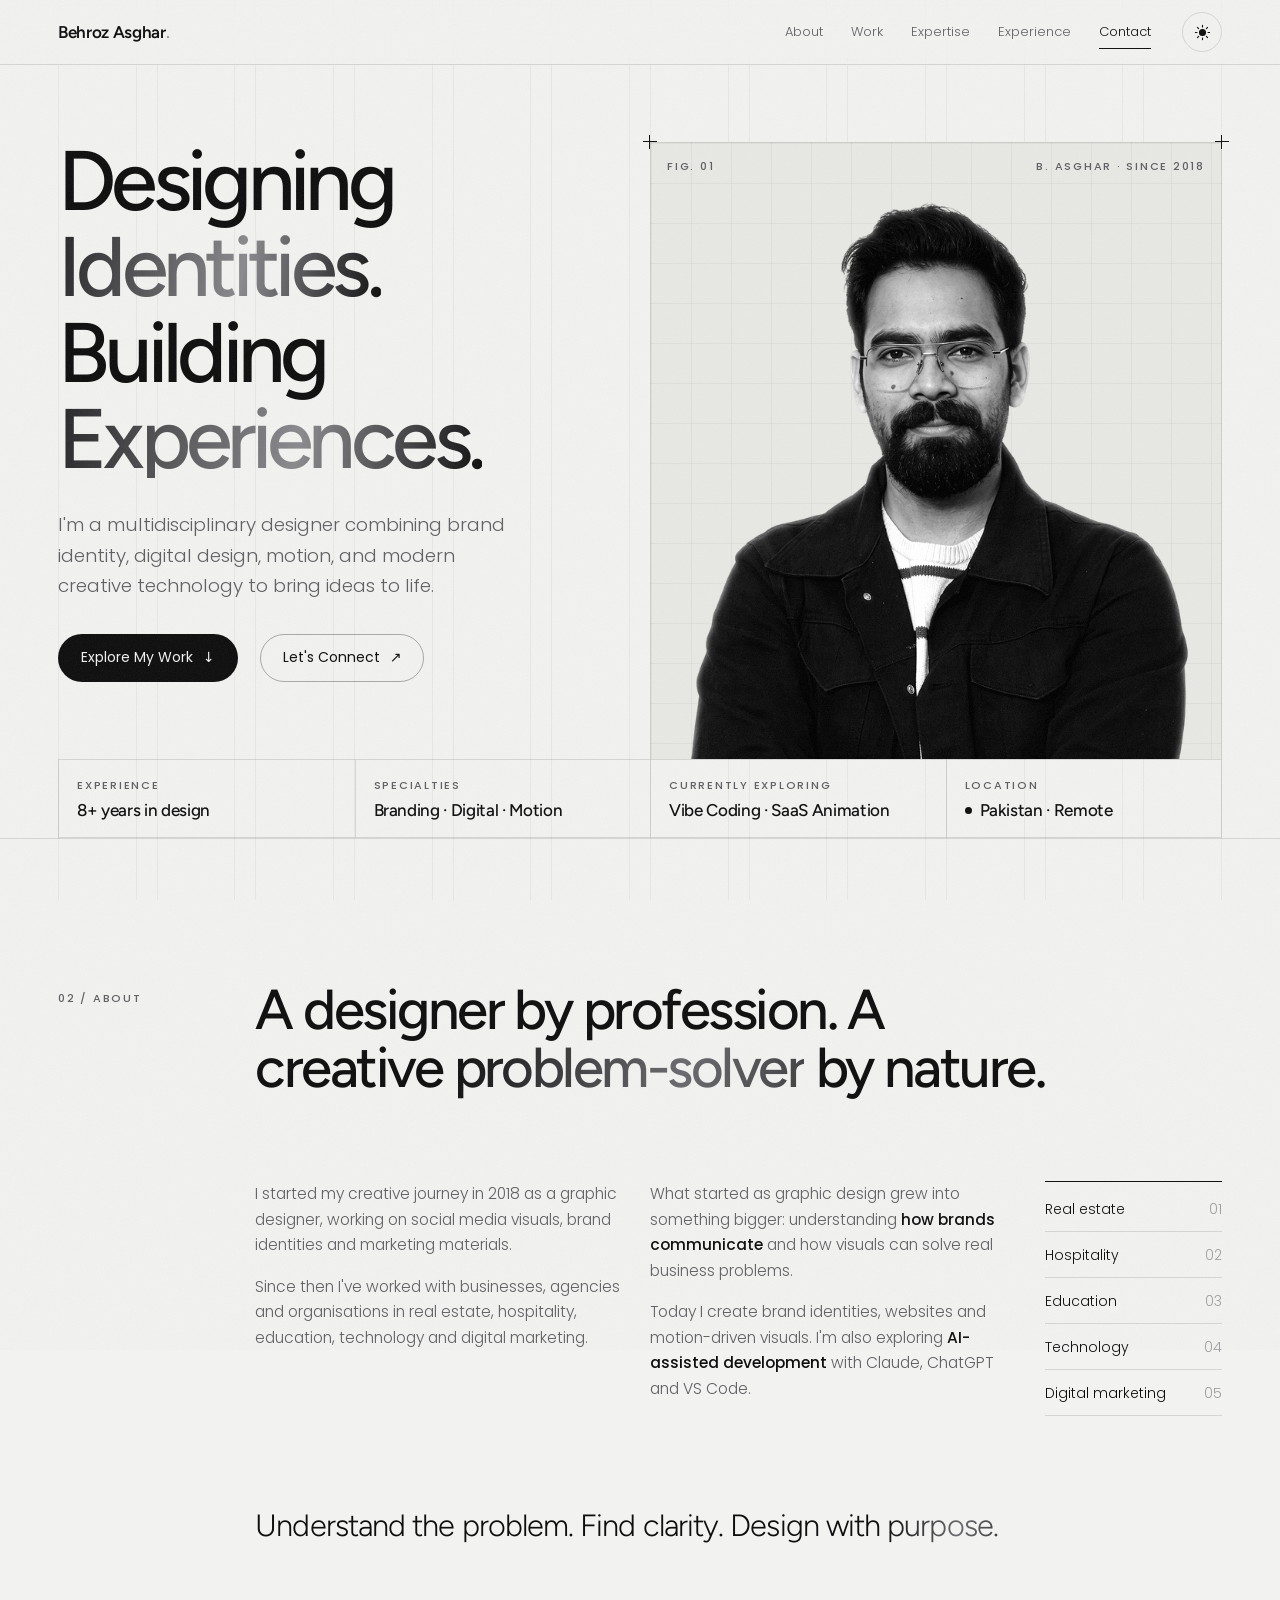
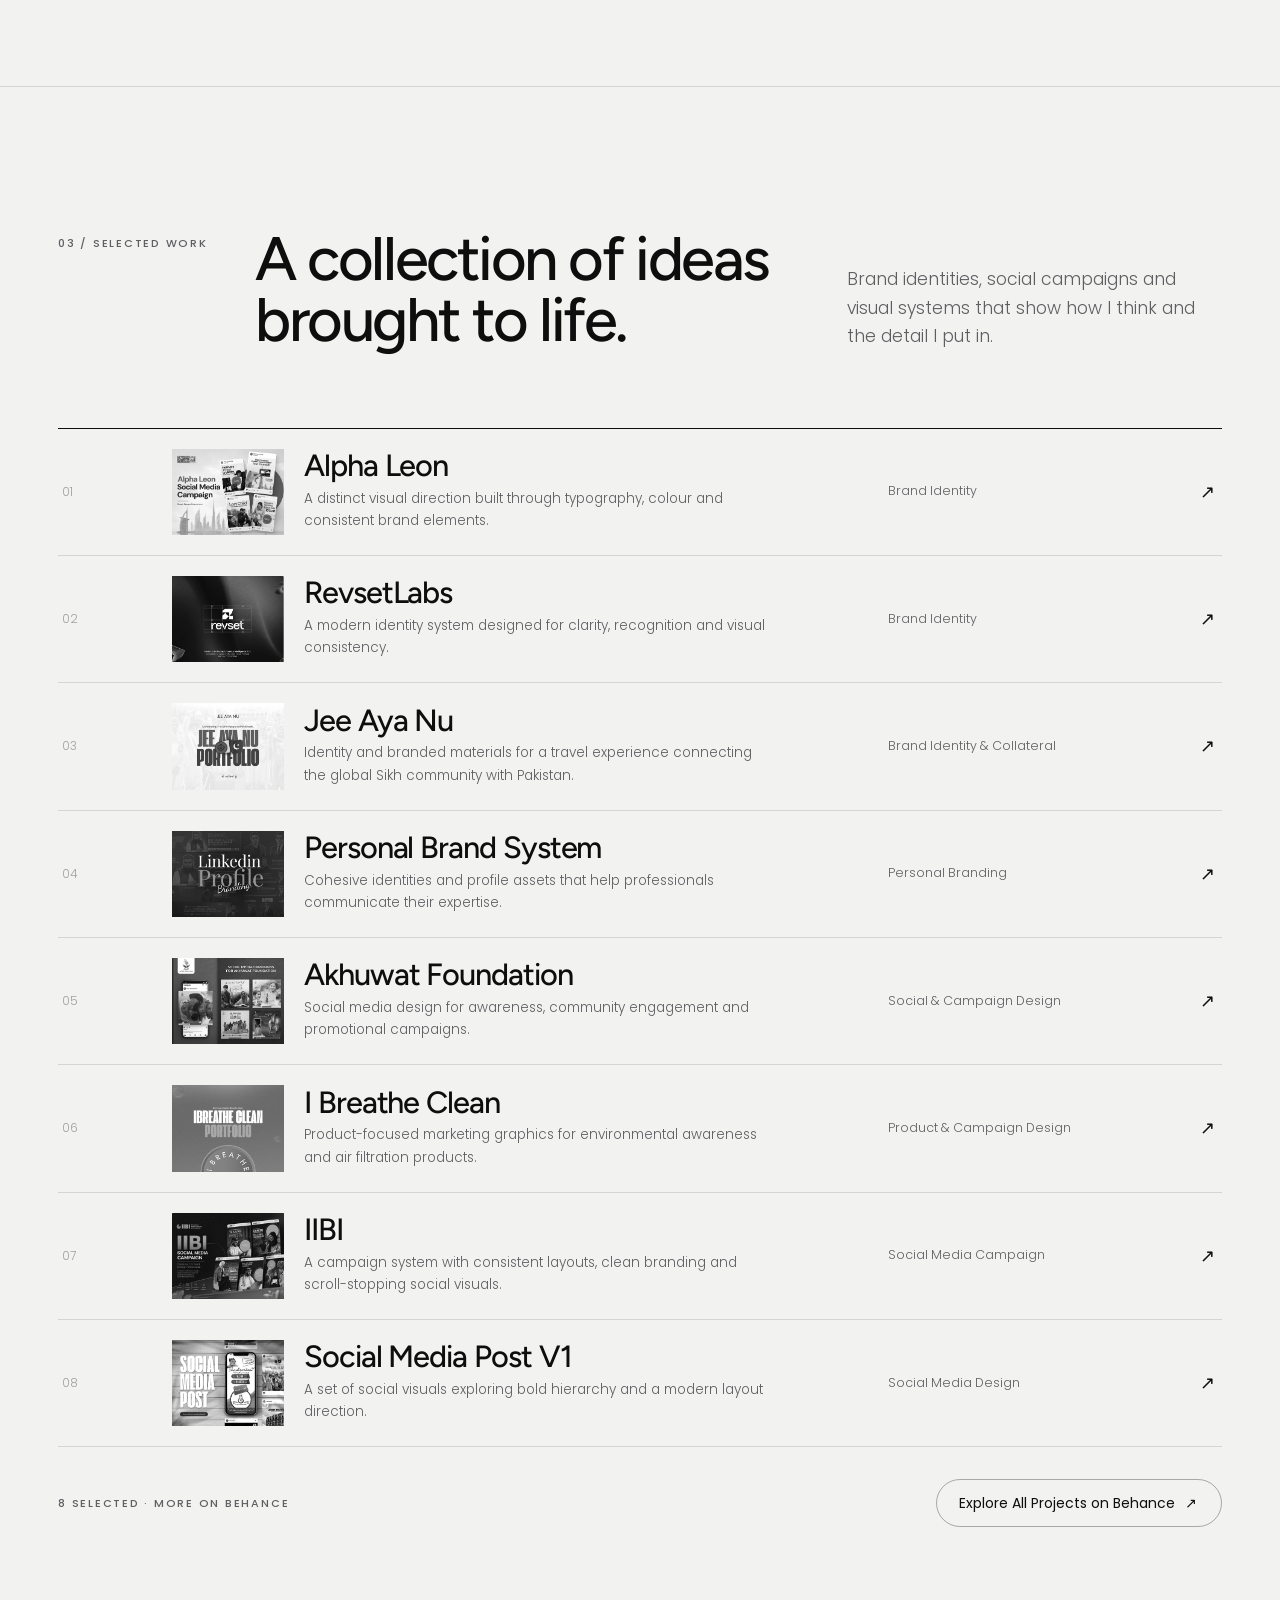
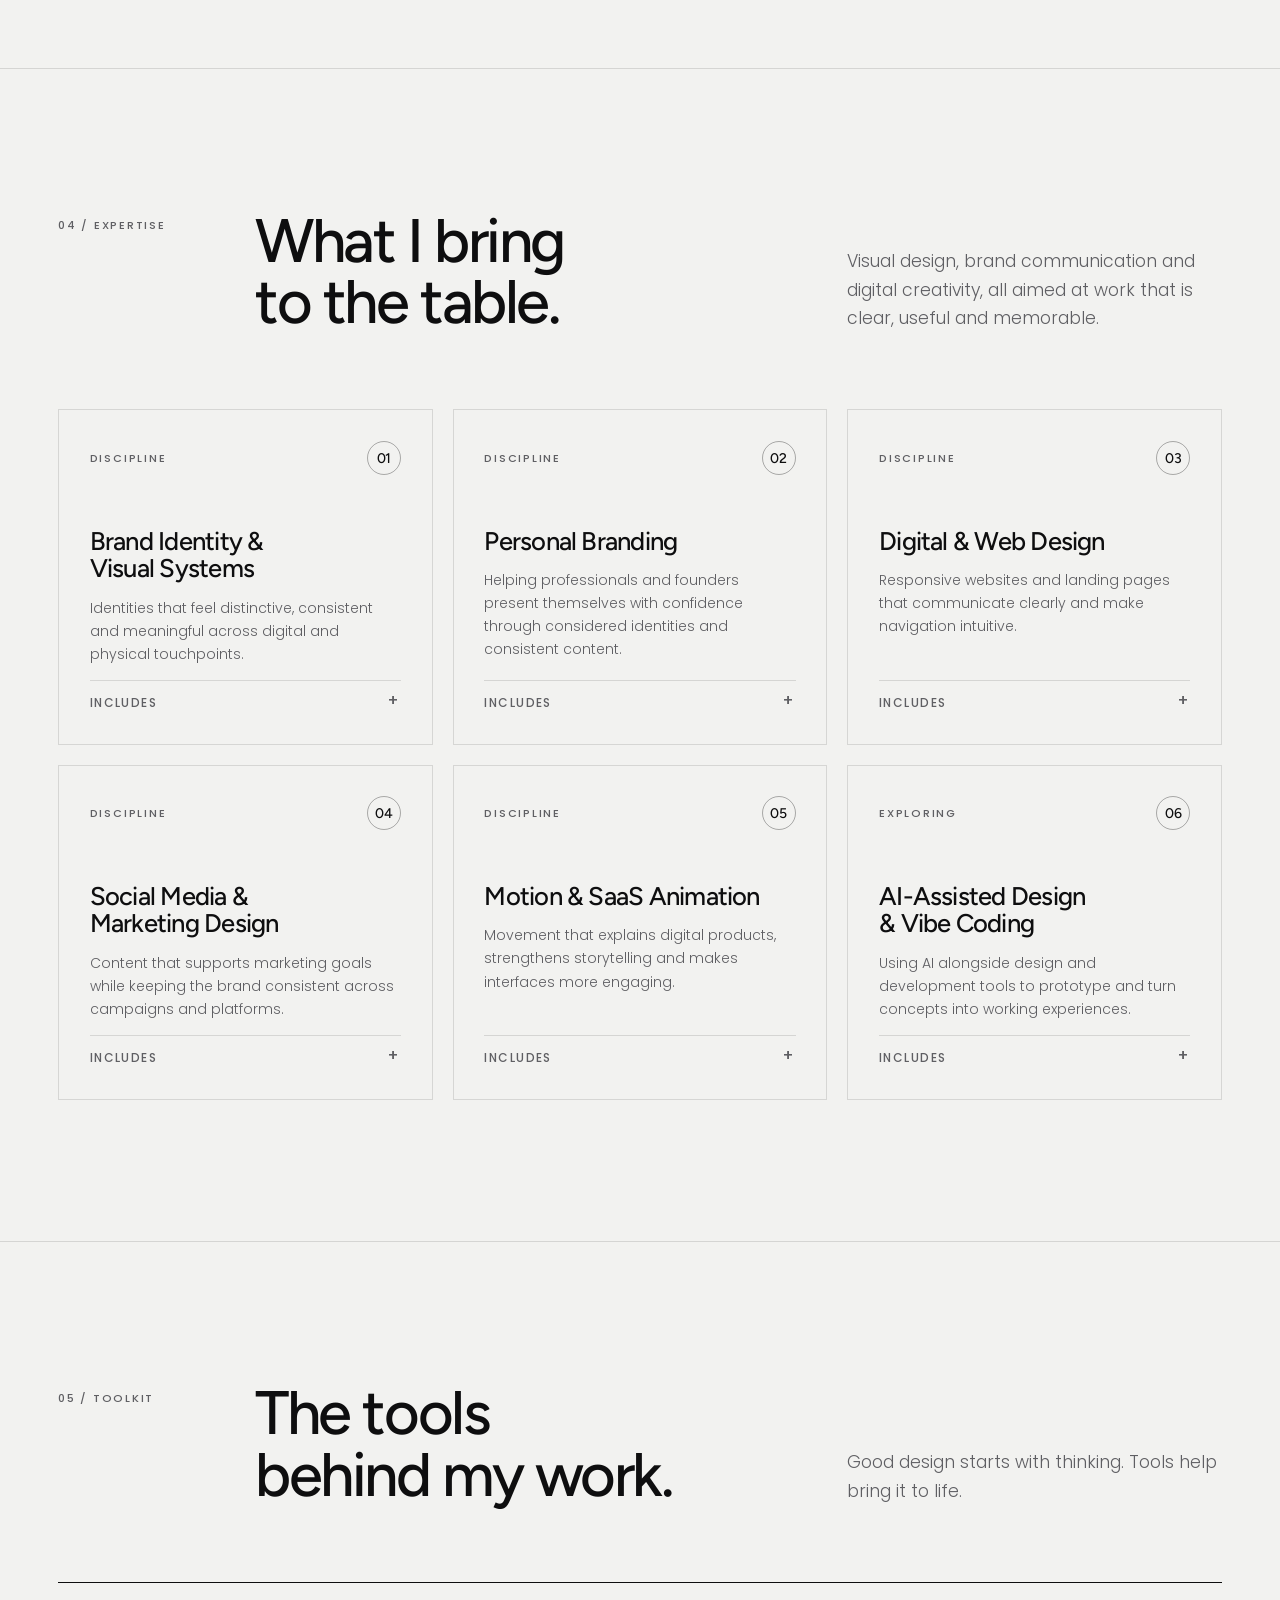
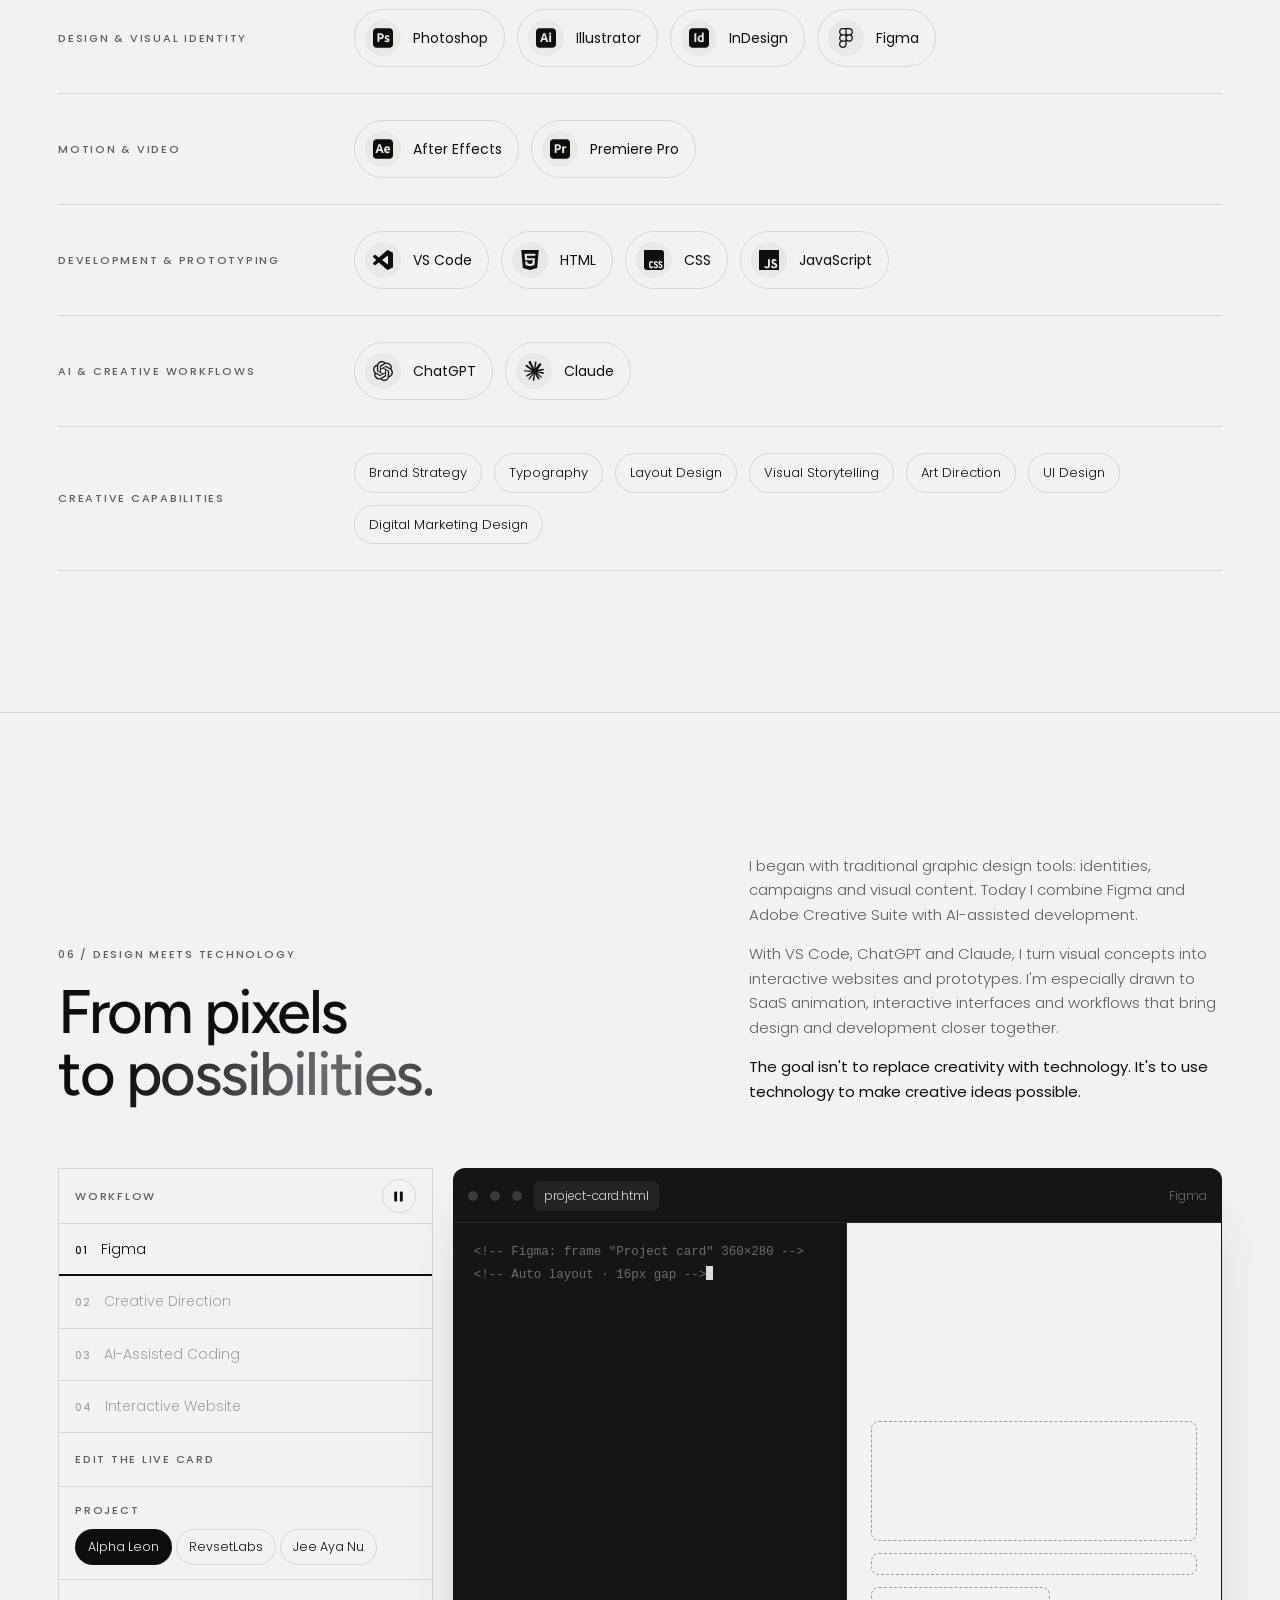
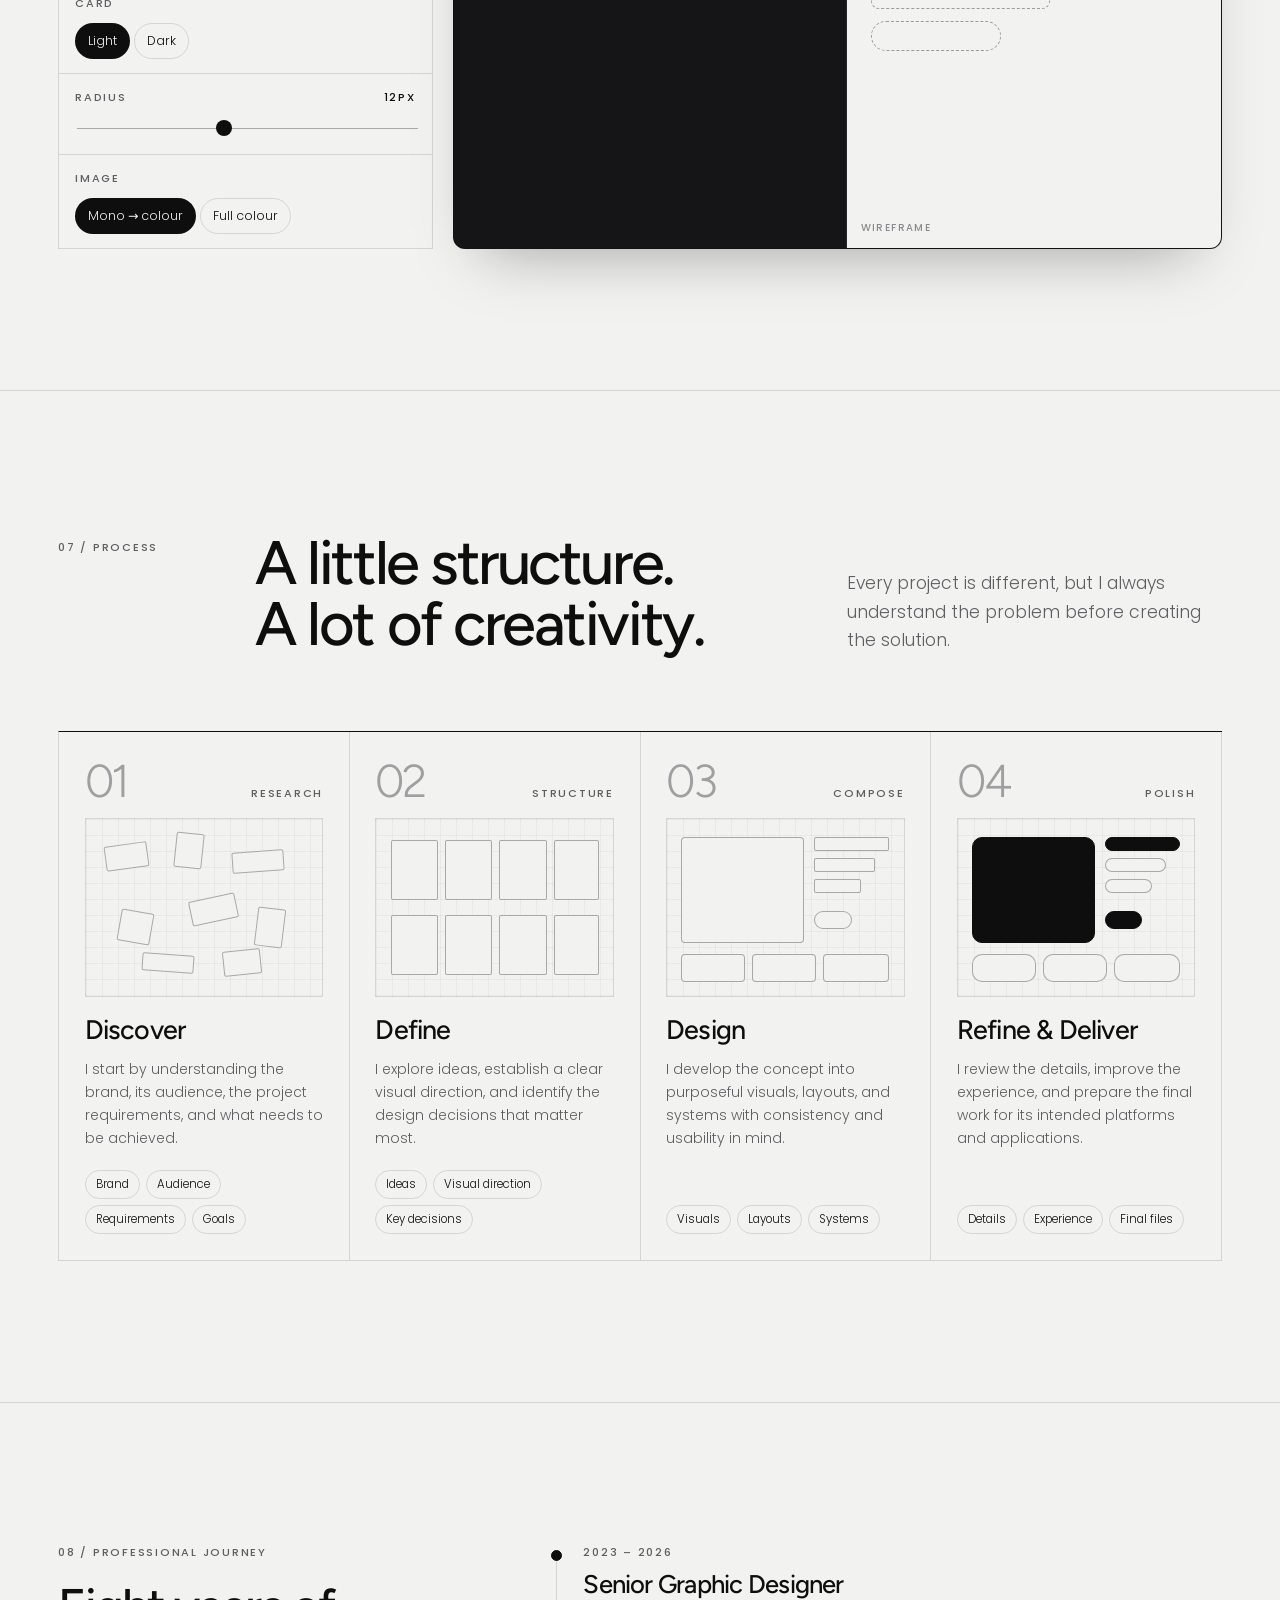
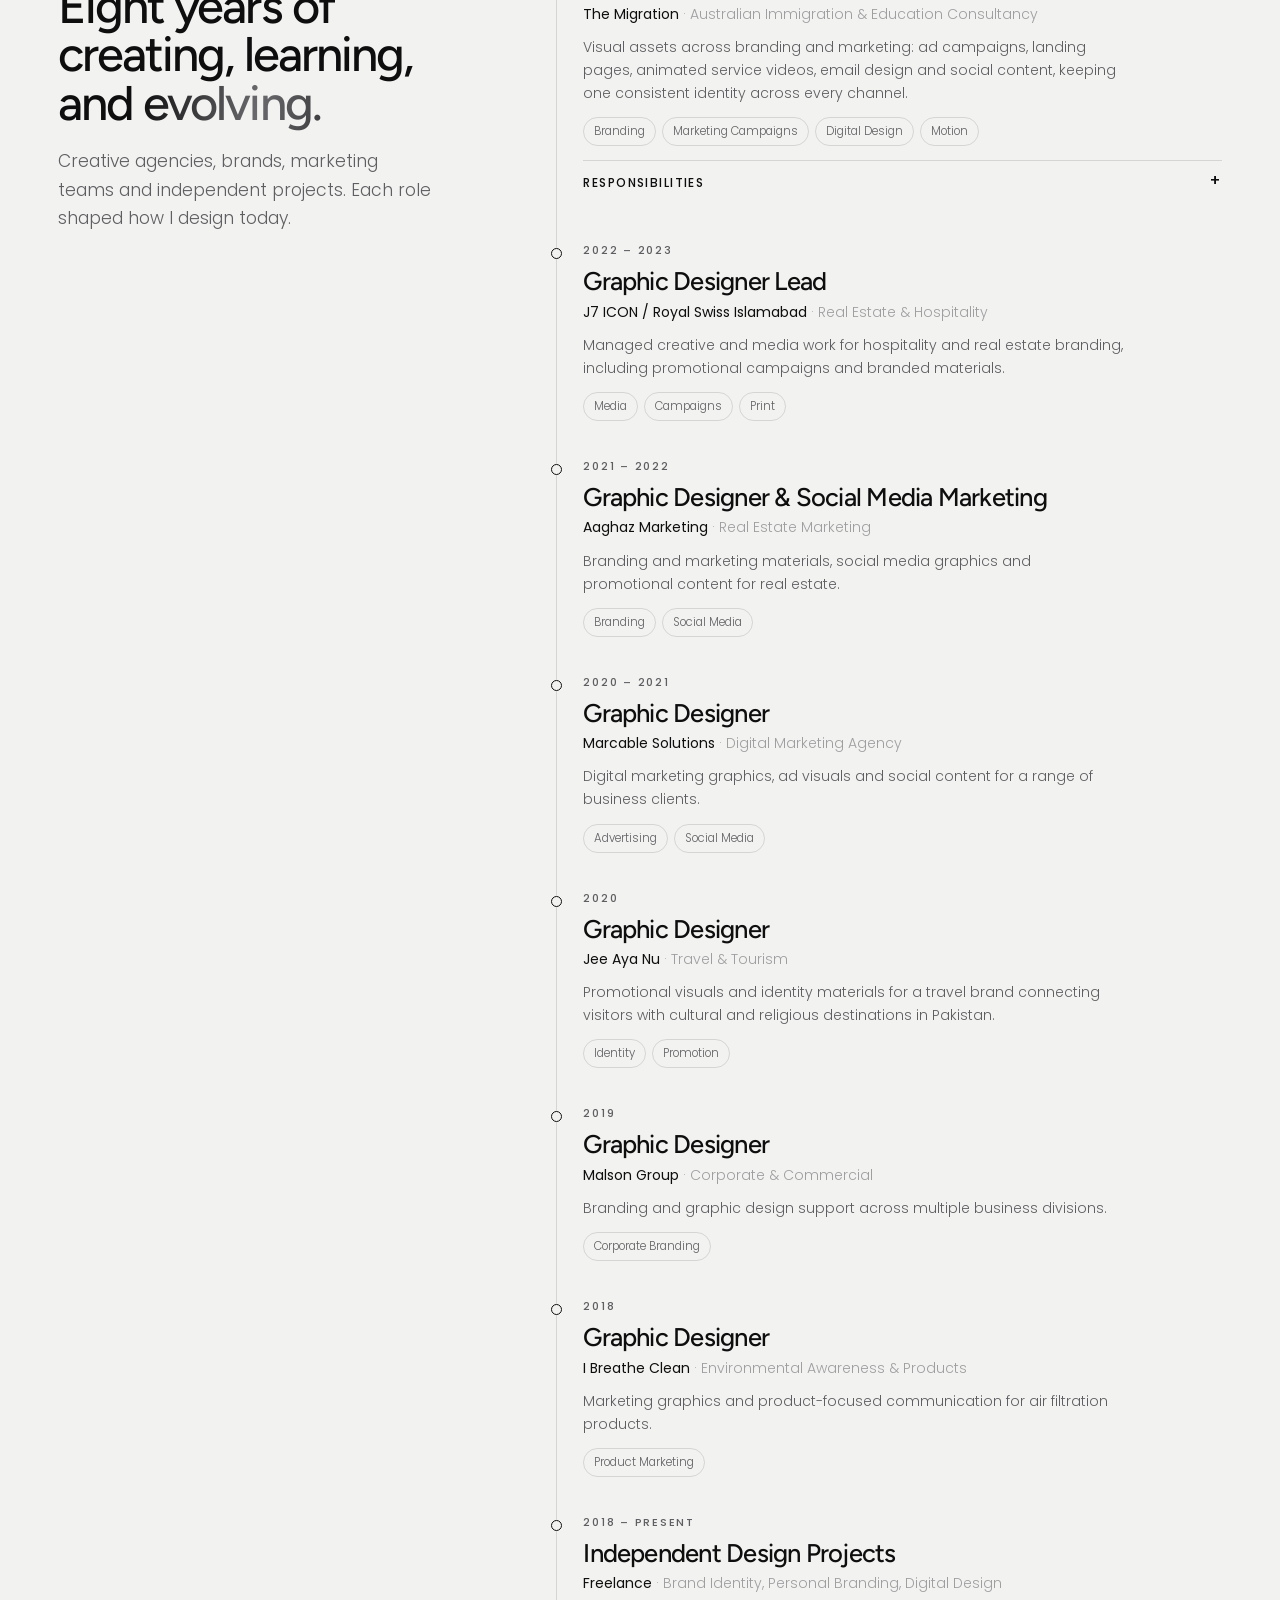
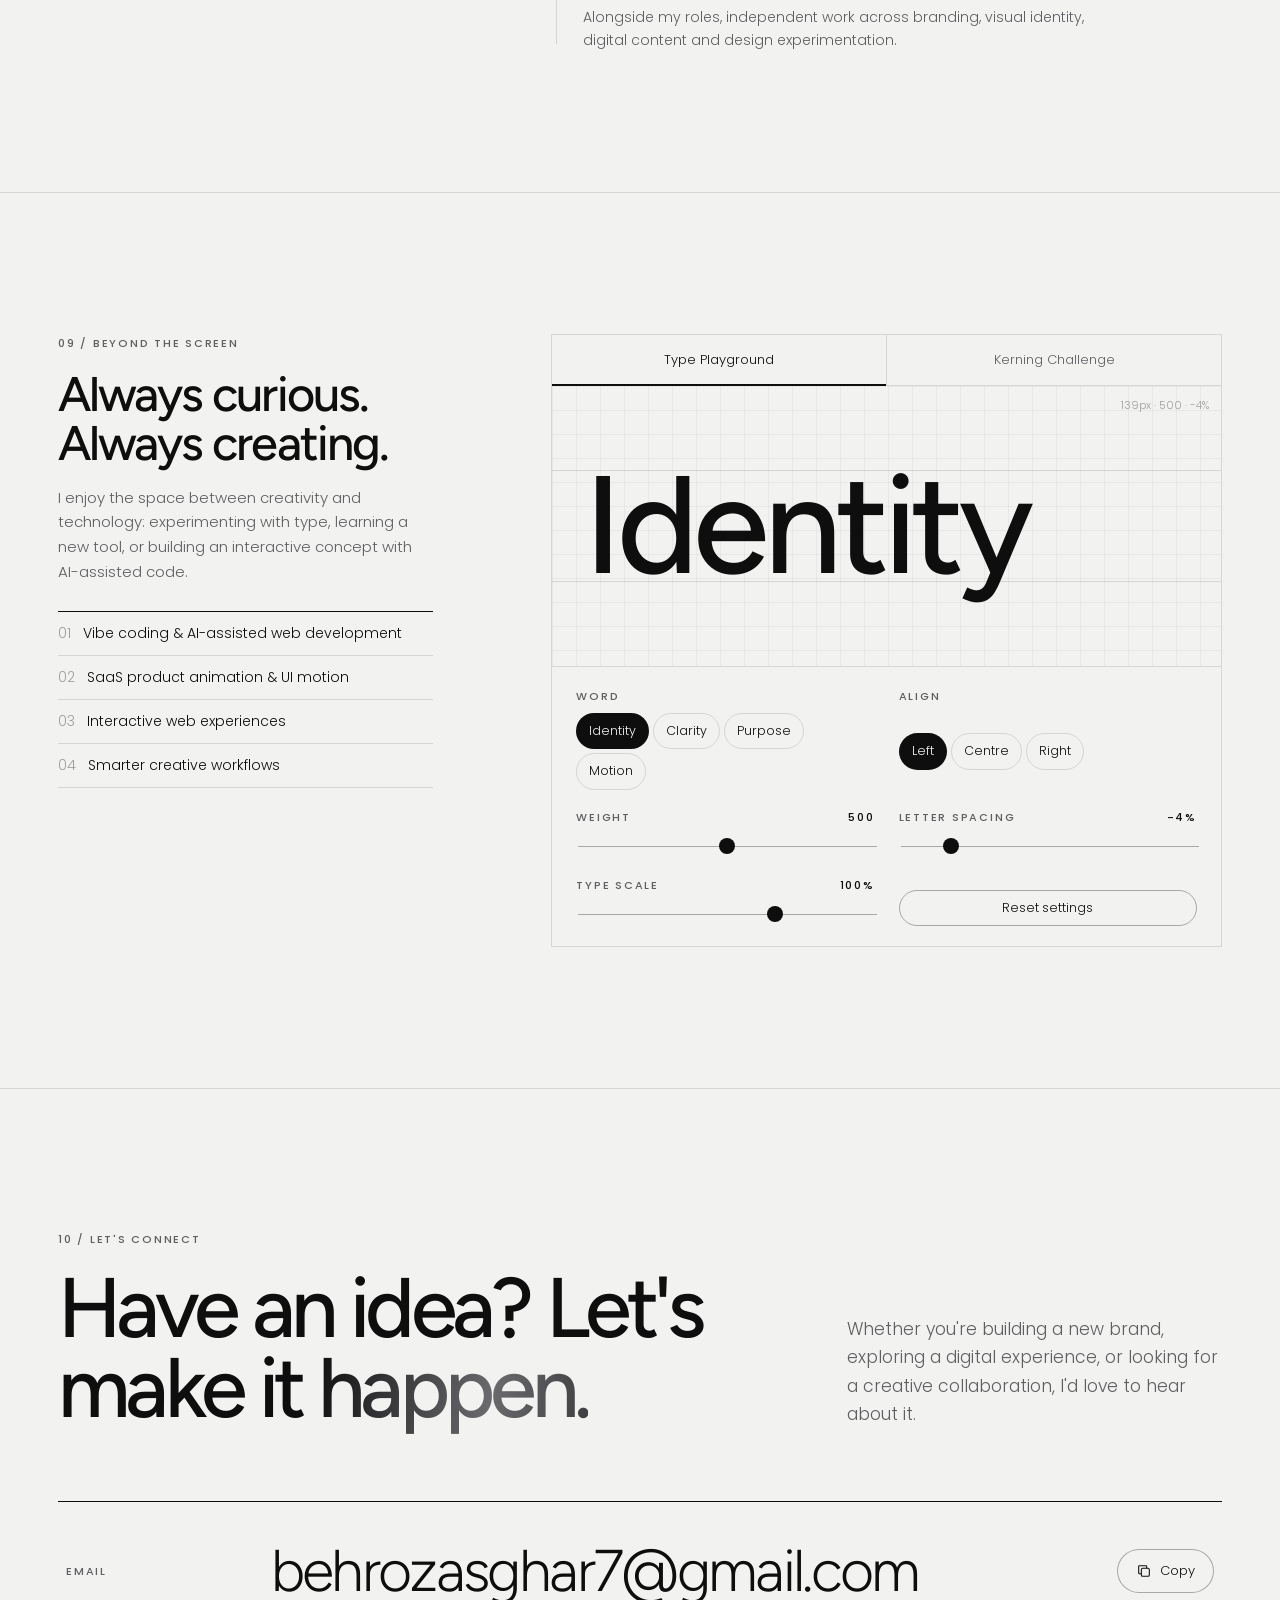
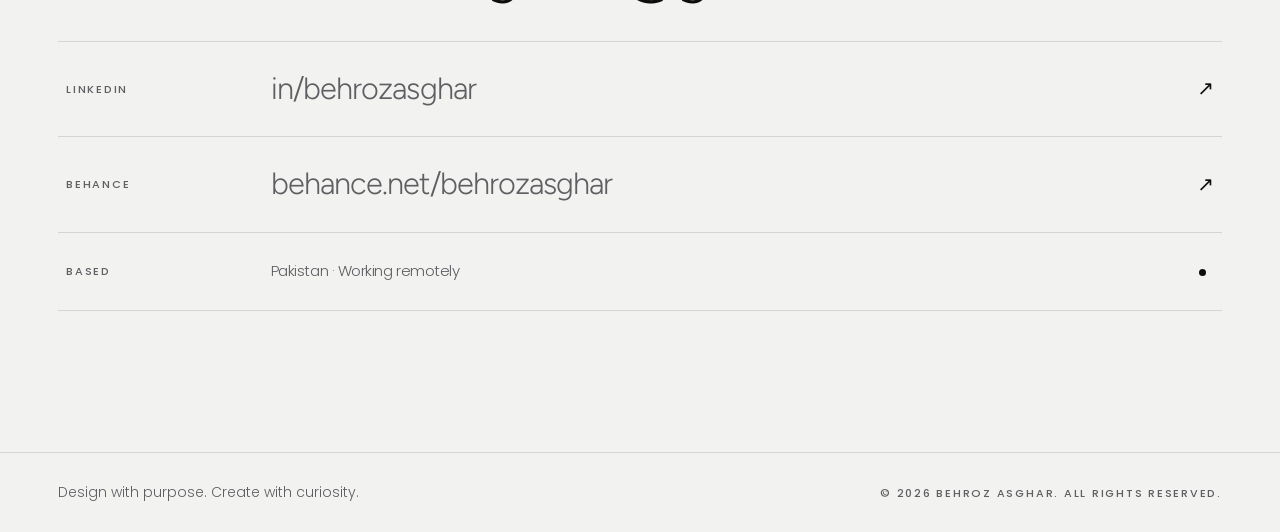
<file: index.html>
<!doctype html>
<html lang="en">
<head>
<meta charset="utf-8">
<meta name="viewport" content="width=device-width, initial-scale=1, viewport-fit=cover">
<title>Behroz Asghar — Strategic &amp; Multidisciplinary Designer</title>
<meta name="description" content="Behroz Asghar is a multidisciplinary designer with 8+ years in brand identity, digital design and motion, now exploring vibe coding and SaaS animation.">
<link rel="canonical" href="https://www.behrozasghar.online/">
<meta name="theme-color" content="#0c0c0d">
<meta property="og:type" content="website">
<meta property="og:url" content="https://www.behrozasghar.online/">
<meta property="og:title" content="Behroz Asghar — Designing Identities. Building Experiences.">
<meta property="og:description" content="Brand identity, digital design, motion and modern creative technology.">
<meta property="og:image" content="https://www.behrozasghar.online/images/behroz-cutout.webp">
<meta name="twitter:card" content="summary_large_image">
<script type="application/ld+json">{"@context":"https://schema.org","@type":"Person","name":"Behroz Asghar","jobTitle":"Strategic & Multidisciplinary Designer","url":"https://www.behrozasghar.online/","image":"https://www.behrozasghar.online/images/behroz-cutout.webp","email":"mailto:behrozasghar7@gmail.com","sameAs":["https://www.linkedin.com/in/behrozasghar/","https://www.behance.net/behrozasghar"]}</script>
<link rel="preconnect" href="https://fonts.googleapis.com">
<link rel="preconnect" href="https://fonts.gstatic.com" crossorigin>
<link rel="stylesheet" href="https://fonts.googleapis.com/css2?family=Poppins:wght@300;400;500&family=Figtree:wght@300..700&display=swap">
<link rel="preload" href="assets/css/style.css" as="style">
<link rel="stylesheet" href="assets/css/style.css">
</head>
<body>
<div class="sheet" aria-hidden="true"><div class="cols"><i></i><i></i><i></i><i></i><i></i><i></i><i></i><i></i><i></i><i></i><i></i><i></i></div></div>
<div class="grain" aria-hidden="true"></div>

<header class="top">
  <div class="wrap">
    <a class="logo" href="#top">Behroz Asghar<span>.</span></a>
    <div class="nav">
      <nav class="nav-links" aria-label="Main">
        <a href="#about">About</a>
        <a href="#work">Work</a>
        <a href="#expertise">Expertise</a>
        <a href="#experience">Experience</a>
        <a href="#contact">Contact</a>
      </nav>
      <button class="icon-btn" id="theme" type="button" aria-label="Switch to night mode">
        <svg class="sun" viewBox="0 0 24 24" fill="none" stroke="currentColor" stroke-width="1.6" stroke-linecap="round" aria-hidden="true"><circle cx="12" cy="12" r="4.2" fill="currentColor"/><path d="M12 2v2.2M12 19.8V22M2 12h2.2M19.8 12H22M4.9 4.9l1.6 1.6M17.5 17.5l1.6 1.6M4.9 19.1l1.6-1.6M17.5 6.5l1.6-1.6"/></svg>
        <svg class="moon" viewBox="0 0 24 24" fill="currentColor" aria-hidden="true"><path d="M20.5 14.3A8.5 8.5 0 0 1 9.7 3.5a8.5 8.5 0 1 0 10.8 10.8Z"/></svg>
      </button>
      <button class="icon-btn menu-btn" id="menu-btn" type="button" aria-label="Open menu" aria-expanded="false" aria-controls="mobile-menu"><span><i></i><i></i></span></button>
    </div>
  </div>
</header>
<nav class="mobile-menu" id="mobile-menu" aria-label="Mobile">
  <a href="#about">About <span class="tag">02</span></a>
  <a href="#work">Work <span class="tag">03</span></a>
  <a href="#expertise">Expertise <span class="tag">04</span></a>
  <a href="#experience">Experience <span class="tag">08</span></a>
  <a href="#contact">Contact <span class="tag">10</span></a>
</nav>

<main id="top">

  <!-- 01 HERO -->
  <section class="hero" aria-labelledby="hero-title">
    <div class="wrap">
      <div class="g12 hero-grid">
        <div class="hero-text">
          <h1 id="hero-title">
            <span class="line"><span>Designing</span></span>
            <span class="line"><span class="grad">Identities.</span></span>
            <span class="line"><span>Building</span></span>
            <span class="line"><span class="grad">Experiences.</span></span>
          </h1>
          <p class="lead rise d1">I'm a multidisciplinary designer combining brand identity, digital design, motion, and modern creative technology to bring ideas to life.</p>
          <div class="hero-cta rise d2">
            <a class="btn btn-solid btn-still" href="#work">Explore My Work <span aria-hidden="true">↓</span></a>
            <a class="btn btn-still" href="#contact">Let's Connect <span aria-hidden="true">↗</span></a>
          </div>
        </div>
        <div class="frame">
          <span class="mark tl" aria-hidden="true"></span><span class="mark tr" aria-hidden="true"></span>
          <figure class="plate" id="plate">
            <figcaption class="cap"><span class="tag">Fig. 01</span><span class="tag">B. Asghar · Since 2018</span></figcaption>
            <div class="par"><img src="images/behroz-cutout.webp" alt="Portrait of Behroz Asghar" width="800" height="800" fetchpriority="high" decoding="async"></div>
          </figure>
        </div>
      </div>
      <dl class="g12 titleblock rise d3">
        <div><dt class="tag">Experience</dt><dd>8+ years in design</dd></div>
        <div><dt class="tag">Specialties</dt><dd>Branding · Digital · Motion</dd></div>
        <div><dt class="tag">Currently exploring</dt><dd>Vibe Coding · SaaS Animation</dd></div>
        <div><dt class="tag">Location</dt><dd><span class="live" aria-hidden="true"></span>Pakistan · Remote</dd></div>
      </dl>
    </div>
  </section>

  <!-- 02 ABOUT -->
  <section id="about" class="about" aria-labelledby="about-title">
    <div class="wrap g12">
      <p class="tag no">02 / About</p>
      <h2 id="about-title" class="mask">A designer by profession. A creative <span class="grad">problem-solver</span> by nature.</h2>
      <div class="about-body">
        <div class="col rv">
          <p>I started my creative journey in 2018 as a graphic designer, working on social media visuals, brand identities and marketing materials.</p>
          <p>Since then I've worked with businesses, agencies and organisations in real estate, hospitality, education, technology and digital marketing.</p>
        </div>
        <div class="col rv" style="--i:2">
          <p>What started as graphic design grew into something bigger: understanding <strong>how brands communicate</strong> and how visuals can solve real business problems.</p>
          <p>Today I create brand identities, websites and motion-driven visuals. I'm also exploring <strong>AI-assisted development</strong> with Claude, ChatGPT and VS Code.</p>
        </div>
        <ul class="about-side rv" style="--i:4" aria-label="Industries">
          <li>Real estate <span>01</span></li>
          <li>Hospitality <span>02</span></li>
          <li>Education <span>03</span></li>
          <li>Technology <span>04</span></li>
          <li>Digital marketing <span>05</span></li>
        </ul>
      </div>
      <p class="motto rv">Understand the problem. Find clarity. Design with <span class="grad">purpose.</span></p>
    </div>
  </section>

  <!-- 03 WORK -->
  <section id="work" aria-labelledby="work-title">
    <div class="wrap">
      <div class="g12 ref">
        <p class="tag">03 / Selected Work</p>
        <h2 id="work-title" class="mask">A collection of ideas brought to life.</h2>
        <p class="lead rv">Brand identities, social campaigns and visual systems that show how I think and the detail I put in.</p>
      </div>
      <ul class="index">
        <li class="rv"><a href="https://www.behance.net/gallery/251471999/Alpha-Leon" target="_blank" rel="noopener" data-img="images/alpha-leon.webp"><span class="n">01</span><span class="th"><img src="images/alpha-leon.webp" alt="" loading="lazy" width="742" height="572"></span><div class="ttl"><h3>Alpha Leon</h3><p class="desc">A distinct visual direction built through typography, colour and consistent brand elements.</p></div><span class="cat">Brand Identity</span><span class="arr" aria-hidden="true"></span></a></li>
        <li class="rv"><a href="https://www.behance.net/gallery/251372189/RevsetLabs" target="_blank" rel="noopener" data-img="images/revsetlabs.webp"><span class="n">02</span><span class="th"><img src="images/revsetlabs.webp" alt="" loading="lazy" width="742" height="572"></span><div class="ttl"><h3>RevsetLabs</h3><p class="desc">A modern identity system designed for clarity, recognition and visual consistency.</p></div><span class="cat">Brand Identity</span><span class="arr" aria-hidden="true"></span></a></li>
        <li class="rv"><a href="https://www.behance.net/gallery/210649061/Jee-Aya-Nu" target="_blank" rel="noopener" data-img="images/jee-aya-nu.webp"><span class="n">03</span><span class="th"><img src="images/jee-aya-nu.webp" alt="" loading="lazy" width="808" height="632"></span><div class="ttl"><h3>Jee Aya Nu</h3><p class="desc">Identity and branded materials for a travel experience connecting the global Sikh community with Pakistan.</p></div><span class="cat">Brand Identity &amp; Collateral</span><span class="arr" aria-hidden="true"></span></a></li>
        <li class="rv"><a href="https://www.behance.net/gallery/251468437/Linkedin-Personal-Branding" target="_blank" rel="noopener" data-img="images/linkedin-personal-branding.webp"><span class="n">04</span><span class="th"><img src="images/linkedin-personal-branding.webp" alt="" loading="lazy" width="742" height="572"></span><div class="ttl"><h3>Personal Brand System</h3><p class="desc">Cohesive identities and profile assets that help professionals communicate their expertise.</p></div><span class="cat">Personal Branding</span><span class="arr" aria-hidden="true"></span></a></li>
        <li class="rv"><a href="https://www.behance.net/gallery/161815867/WELFARE-FOUNDATION-SOCIAL-MEDIA-DESIGNS" target="_blank" rel="noopener" data-img="images/welfare-foundation-social-media-designs.webp"><span class="n">05</span><span class="th"><img src="images/welfare-foundation-social-media-designs.webp" alt="" loading="lazy" width="742" height="572"></span><div class="ttl"><h3>Akhuwat Foundation</h3><p class="desc">Social media design for awareness, community engagement and promotional campaigns.</p></div><span class="cat">Social &amp; Campaign Design</span><span class="arr" aria-hidden="true"></span></a></li>
        <li class="rv"><a href="https://www.behance.net/gallery/228566967/I-Breathe-Clean-3M-Mask-Air-Filtrete" target="_blank" rel="noopener" data-img="images/i-breathe-clean.webp"><span class="n">06</span><span class="th"><img src="images/i-breathe-clean.webp" alt="" loading="lazy" width="808" height="632"></span><div class="ttl"><h3>I Breathe Clean</h3><p class="desc">Product-focused marketing graphics for environmental awareness and air filtration products.</p></div><span class="cat">Product &amp; Campaign Design</span><span class="arr" aria-hidden="true"></span></a></li>
        <li class="rv"><a href="https://www.behance.net/gallery/251469713/IIBI-Social-Media-Campaign" target="_blank" rel="noopener" data-img="images/iibi-social-media-campaign.webp"><span class="n">07</span><span class="th"><img src="images/iibi-social-media-campaign.webp" alt="" loading="lazy" width="742" height="572"></span><div class="ttl"><h3>IIBI</h3><p class="desc">A campaign system with consistent layouts, clean branding and scroll-stopping social visuals.</p></div><span class="cat">Social Media Campaign</span><span class="arr" aria-hidden="true"></span></a></li>
        <li class="rv"><a href="https://www.behance.net/gallery/211182391/Social-Media-Post-V1" target="_blank" rel="noopener" data-img="images/social-media-post-v1.webp"><span class="n">08</span><span class="th"><img src="images/social-media-post-v1.webp" alt="" loading="lazy" width="742" height="572"></span><div class="ttl"><h3>Social Media Post V1</h3><p class="desc">A set of social visuals exploring bold hierarchy and a modern layout direction.</p></div><span class="cat">Social Media Design</span><span class="arr" aria-hidden="true"></span></a></li>
      </ul>
      <div class="work-foot">
        <p class="tag">8 selected · More on Behance</p>
        <a class="btn" href="https://www.behance.net/behrozasghar" target="_blank" rel="noopener">Explore All Projects on Behance <span class="arr" aria-hidden="true"></span></a>
      </div>
    </div>
    <div class="preview" id="preview" aria-hidden="true"><img alt="" src="images/alpha-leon.webp"></div>
  </section>

  <!-- 04 EXPERTISE -->
  <section id="expertise" aria-labelledby="expertise-title">
    <div class="wrap">
      <div class="g12 ref">
        <p class="tag">04 / Expertise</p>
        <h2 id="expertise-title" class="mask">What I bring to the table.</h2>
        <p class="lead rv">Visual design, brand communication and digital creativity, all aimed at work that is clear, useful and memorable.</p>
      </div>
      <div class="cards">
        <article class="card rv"><div class="num"><span class="tag">Discipline</span><b>01</b></div><h3>Brand Identity &amp; Visual Systems</h3><p>Identities that feel distinctive, consistent and meaningful across digital and physical touchpoints.</p>
          <details><summary>Includes</summary><ul><li>Logo Design</li><li>Typography</li><li>Colour Systems</li><li>Brand Guidelines</li><li>Stationery</li></ul></details></article>
        <article class="card rv" style="--i:1"><div class="num"><span class="tag">Discipline</span><b>02</b></div><h3>Personal Branding</h3><p>Helping professionals and founders present themselves with confidence through considered identities and consistent content.</p>
          <details><summary>Includes</summary><ul><li>LinkedIn Branding</li><li>Profile Design</li><li>Personal Identity</li><li>Content Systems</li></ul></details></article>
        <article class="card rv" style="--i:2"><div class="num"><span class="tag">Discipline</span><b>03</b></div><h3>Digital &amp; Web Design</h3><p>Responsive websites and landing pages that communicate clearly and make navigation intuitive.</p>
          <details><summary>Includes</summary><ul><li>Web Design</li><li>Landing Pages</li><li>UI Layouts</li><li>Responsive Design</li></ul></details></article>
        <article class="card rv"><div class="num"><span class="tag">Discipline</span><b>04</b></div><h3>Social Media &amp; Marketing Design</h3><p>Content that supports marketing goals while keeping the brand consistent across campaigns and platforms.</p>
          <details><summary>Includes</summary><ul><li>Social Graphics</li><li>Ad Creatives</li><li>Campaign Design</li><li>Carousels</li></ul></details></article>
        <article class="card rv" style="--i:1"><div class="num"><span class="tag">Discipline</span><b>05</b></div><h3>Motion &amp; SaaS Animation</h3><p>Movement that explains digital products, strengthens storytelling and makes interfaces more engaging.</p>
          <details><summary>Includes</summary><ul><li>UI Animation</li><li>SaaS Product Visuals</li><li>Motion Graphics</li><li>Product Demos</li></ul></details></article>
        <article class="card rv" style="--i:2"><div class="num"><span class="tag">Exploring</span><b>06</b></div><h3>AI-Assisted Design &amp; Vibe Coding</h3><p>Using AI alongside design and development tools to prototype and turn concepts into working experiences.</p>
          <details><summary>Includes</summary><ul><li>AI Workflows</li><li>Vibe Coding</li><li>Website Prototyping</li><li>Interactive Experiences</li></ul></details></article>
      </div>
    </div>
  </section>

  <!-- 05 TOOLKIT -->
  <section id="toolkit" aria-labelledby="toolkit-title">
    <div class="wrap">
      <div class="g12 ref">
        <p class="tag">05 / Toolkit</p>
        <h2 id="toolkit-title" class="mask">The tools behind my work.</h2>
        <p class="lead rv">Good design starts with thinking. Tools help bring it to life.</p>
      </div>
      <div class="kit">
        <div class="g12 kit-row rv"><p class="tag">Design &amp; Visual Identity</p><ul aria-label="Design tools">
<li class="tool" tabindex="0" style="--brand:#31A8FF"><span class="tool-ico" aria-hidden="true"><svg viewBox="0 0 24 24" fill="currentColor"><path d="M9.85 8.42c-.37-.15-.77-.21-1.18-.2-.26 0-.49 0-.68.01-.2-.01-.34 0-.41.01v3.36c.14.01.27.02.39.02h.53c.39 0 .78-.06 1.15-.18.32-.09.6-.28.82-.53.21-.25.31-.59.31-1.03.01-.31-.07-.62-.23-.89-.17-.26-.41-.46-.7-.57zM19.75.3H4.25C1.9.3 0 2.2 0 4.55v14.899c0 2.35 1.9 4.25 4.25 4.25h15.5c2.35 0 4.25-1.9 4.25-4.25V4.55C24 2.2 22.1.3 19.75.3zm-7.391 11.65c-.399.56-.959.98-1.609 1.22-.68.25-1.43.34-2.25.34-.24 0-.4 0-.5-.01s-.24-.01-.43-.01v3.209c.01.07-.04.131-.11.141H5.52c-.08 0-.12-.041-.12-.131V6.42c0-.07.03-.11.1-.11.17 0 .33 0 .56-.01.24-.01.49-.01.76-.02s.56-.01.87-.02c.31-.01.61-.01.91-.01.82 0 1.5.1 2.06.31.5.17.96.45 1.34.82.32.32.57.71.73 1.14.149.42.229.85.229 1.3.001.86-.199 1.57-.6 2.13zm7.091 3.89c-.28.4-.671.709-1.12.891-.49.209-1.09.318-1.811.318-.459 0-.91-.039-1.359-.129-.35-.061-.7-.17-1.02-.32-.07-.039-.121-.109-.111-.189v-1.74c0-.029.011-.07.041-.09.029-.02.06-.01.09.01.39.23.8.391 1.24.49.379.1.779.15 1.18.15.38 0 .65-.051.83-.141.16-.07.27-.24.27-.42 0-.141-.08-.27-.24-.4-.16-.129-.489-.279-.979-.471-.51-.18-.979-.42-1.42-.719-.31-.221-.569-.51-.761-.85-.159-.32-.239-.67-.229-1.021 0-.43.12-.84.341-1.21.25-.4.619-.72 1.049-.92.469-.239 1.059-.349 1.769-.349.41 0 .83.03 1.24.09.3.04.59.12.86.23.039.01.08.05.1.09.01.04.02.08.02.12v1.63c0 .04-.02.08-.05.1-.09.02-.14.02-.18 0-.3-.16-.62-.27-.96-.34-.37-.08-.74-.13-1.12-.13-.2-.01-.41.02-.601.07-.129.03-.24.1-.31.2-.05.08-.08.18-.08.27s.04.18.101.26c.09.11.209.2.34.27.229.12.47.23.709.33.541.18 1.061.43 1.541.73.33.209.6.49.789.83.16.318.24.67.23 1.029.011.471-.129.94-.389 1.331z"/></svg><img class="tool-color" src="assets/icons/color/photoshop.svg" alt="" width="20" height="20" loading="lazy"></span><span class="tool-name">Photoshop</span><span class="tip" role="tooltip">Photoshop</span></li>
<li class="tool" tabindex="0" style="--brand:#FF9A00"><span class="tool-ico" aria-hidden="true"><svg viewBox="0 0 24 24" fill="currentColor"><path d="M10.53 10.73c-.1-.31-.19-.61-.29-.92-.1-.31-.19-.6-.27-.89-.08-.28-.15-.54-.22-.78h-.02c-.09.43-.2.86-.34 1.29-.15.48-.3.98-.46 1.48-.14.51-.29.98-.44 1.4h2.54c-.06-.211-.14-.46-.23-.721-.09-.269-.18-.559-.27-.859zM19.75.3H4.25C1.9.3 0 2.2 0 4.55v14.9c0 2.35 1.9 4.25 4.25 4.25h15.5c2.35 0 4.25-1.9 4.25-4.25V4.55C24 2.2 22.1.3 19.75.3zM14.7 16.83h-2.091c-.069.01-.139-.04-.159-.11l-.82-2.38H7.91l-.76 2.35c-.02.09-.1.15-.19.141H5.08c-.11 0-.14-.061-.11-.18L8.19 7.38c.03-.1.06-.21.1-.33.04-.21.06-.43.06-.65-.01-.05.03-.1.08-.11h2.59c.08 0 .12.03.13.08l3.65 10.3c.03.109 0 .16-.1.16zm3.4-.15c0 .11-.039.16-.129.16H16.01c-.1 0-.15-.061-.15-.16v-7.7c0-.1.041-.14.131-.14h1.98c.09 0 .129.05.129.14v7.7zm-.209-9.03c-.231.24-.571.37-.911.35-.33.01-.65-.12-.891-.35-.23-.25-.35-.58-.34-.92-.01-.34.12-.66.359-.89.242-.23.562-.35.892-.35.391 0 .689.12.91.35.22.24.34.56.33.89.01.34-.11.67-.349.92z"/></svg><img class="tool-color" src="assets/icons/color/illustrator.svg" alt="" width="20" height="20" loading="lazy"></span><span class="tool-name">Illustrator</span><span class="tip" role="tooltip">Illustrator</span></li>
<li class="tool" tabindex="0" style="--brand:#FF3366"><span class="tool-ico" aria-hidden="true"><svg viewBox="0 0 24 24" fill="currentColor"><path d="M4.25.3C1.9.3 0 2.2 0 4.55v14.9c0 2.35 1.9 4.25 4.25 4.25h15.5c2.35 0 4.25-1.9 4.25-4.25V4.55C24 2.2 22.1.3 19.75.3zm11.31 5.13h2.03c.05-.01.09.03.1.07v9.54c0 .18.01.38.02.6.02.21.03.41.04.58 0 .07-.03.13-.1.16-.52.22-1.07.38-1.63.48-.5.09-1.02.14-1.54.14-.74.01-1.48-.14-2.15-.45-.63-.29-1.15-.77-1.51-1.36-.37-.61-.55-1.37-.55-2.28-.01-.74.18-1.47.55-2.11.38-.65.93-1.19 1.59-1.55.7-.39 1.54-.58 2.53-.58.05 0 .12 0 .21.01s.19.01.31.02V5.54c0-.07.03-.11.1-.11zm-8.93.86h1.95c.06-.01.12.03.13.1.01.01.01.02.01.03v10.26c0 .11-.05.16-.14.16H6.62c-.09 0-.13-.05-.13-.16V6.42c0-.09.05-.13.14-.13zm8.23 4.24c-.39 0-.78.08-1.13.26-.34.17-.63.42-.85.74-.22.32-.33.75-.33 1.27-.01.35.05.7.17 1.03.1.27.25.51.45.71.19.18.42.32.68.4.27.09.55.13.83.13.15 0 .29-.01.42-.02.13.01.25-.01.36-.05v-4.4c-.09-.02-.18-.04-.27-.05-.11-.01-.22-.02-.33-.02z"/></svg><img class="tool-color" src="assets/icons/color/indesign.svg" alt="" width="20" height="20" loading="lazy"></span><span class="tool-name">InDesign</span><span class="tip" role="tooltip">InDesign</span></li>
<li class="tool" tabindex="0" style="--brand:#F24E1E"><span class="tool-ico" aria-hidden="true"><svg viewBox="0 0 24 24" fill="currentColor"><path d="M15.852 8.981h-4.588V0h4.588c2.476 0 4.49 2.014 4.49 4.49s-2.014 4.491-4.49 4.491zM12.735 7.51h3.117c1.665 0 3.019-1.355 3.019-3.019s-1.355-3.019-3.019-3.019h-3.117V7.51zm0 1.471H8.148c-2.476 0-4.49-2.014-4.49-4.49S5.672 0 8.148 0h4.588v8.981zm-4.587-7.51c-1.665 0-3.019 1.355-3.019 3.019s1.354 3.02 3.019 3.02h3.117V1.471H8.148zm4.587 15.019H8.148c-2.476 0-4.49-2.014-4.49-4.49s2.014-4.49 4.49-4.49h4.588v8.98zM8.148 8.981c-1.665 0-3.019 1.355-3.019 3.019s1.355 3.019 3.019 3.019h3.117V8.981H8.148zM8.172 24c-2.489 0-4.515-2.014-4.515-4.49s2.014-4.49 4.49-4.49h4.588v4.441c0 2.503-2.047 4.539-4.563 4.539zm-.024-7.51a3.023 3.023 0 0 0-3.019 3.019c0 1.665 1.365 3.019 3.044 3.019 1.705 0 3.093-1.376 3.093-3.068v-2.97H8.148zm7.704 0h-.098c-2.476 0-4.49-2.014-4.49-4.49s2.014-4.49 4.49-4.49h.098c2.476 0 4.49 2.014 4.49 4.49s-2.014 4.49-4.49 4.49zm-.097-7.509c-1.665 0-3.019 1.355-3.019 3.019s1.355 3.019 3.019 3.019h.098c1.665 0 3.019-1.355 3.019-3.019s-1.355-3.019-3.019-3.019h-.098z"/></svg><img class="tool-color" src="assets/icons/color/figma.svg" alt="" width="20" height="20" loading="lazy"></span><span class="tool-name">Figma</span><span class="tip" role="tooltip">Figma</span></li>
        </ul></div>
        <div class="g12 kit-row rv"><p class="tag">Motion &amp; Video</p><ul aria-label="Motion tools">
<li class="tool" tabindex="0" style="--brand:#9999FF"><span class="tool-ico" aria-hidden="true"><svg viewBox="0 0 24 24" fill="currentColor"><path d="M8.54 10.73c-.1-.31-.19-.61-.29-.92s-.19-.6-.27-.89c-.08-.28-.15-.54-.22-.78h-.02c-.09.43-.2.86-.34 1.29-.15.48-.3.98-.46 1.48-.13.51-.29.98-.44 1.4h2.54c-.06-.21-.14-.46-.23-.72-.09-.27-.18-.56-.27-.86zm8.58-.29c-.55-.03-1.07.26-1.33.76-.12.23-.19.47-.22.72h2.109c.26 0 .45 0 .57-.01.08-.01.16-.03.23-.08v-.1c0-.13-.021-.25-.061-.37-.178-.56-.708-.94-1.298-.92zM19.75.3H4.25C1.9.3 0 2.2 0 4.55v14.9c0 2.35 1.9 4.25 4.25 4.25h15.5c2.35 0 4.25-1.9 4.25-4.25V4.55C24 2.2 22.1.3 19.75.3zm-7.04 16.511h-2.09c-.07.01-.14-.041-.16-.11l-.82-2.4H5.92l-.76 2.36c-.02.09-.1.15-.19.14H3.09c-.11 0-.14-.06-.11-.18L6.2 7.39c.03-.1.06-.19.1-.31.04-.21.06-.43.06-.65-.01-.05.03-.1.08-.11h2.59c.07 0 .12.03.13.08l3.65 10.25c.03.11.001.161-.1.161zm7.851-3.991c-.021.189-.031.33-.041.42-.01.07-.069.13-.14.13-.06 0-.17.01-.33.021-.159.02-.35.029-.579.029-.23 0-.471-.04-.73-.04h-3.17c.039.31.14.62.31.89.181.271.431.48.729.601.4.17.841.26 1.281.25.35-.011.699-.04 1.039-.11.311-.039.61-.119.891-.23.05-.039.08-.02.08.08v1.531c0 .039-.01.08-.021.119-.021.03-.04.051-.069.07-.32.14-.65.24-1 .3-.471.09-.94.13-1.42.12-.761 0-1.4-.12-1.92-.35-.49-.211-.921-.541-1.261-.95-.319-.39-.55-.83-.69-1.31-.14-.471-.209-.961-.209-1.461 0-.539.08-1.07.25-1.59.16-.5.41-.96.75-1.37.33-.4.739-.72 1.209-.95.471-.23 1.03-.31 1.67-.31.531-.01 1.06.09 1.55.31.41.18.77.45 1.05.8.26.34.47.72.601 1.14.129.4.189.81.189 1.22 0 .24-.01.45-.019.64z"/></svg><img class="tool-color" src="assets/icons/color/aftereffects.svg" alt="" width="20" height="20" loading="lazy"></span><span class="tool-name">After Effects</span><span class="tip" role="tooltip">After Effects</span></li>
<li class="tool" tabindex="0" style="--brand:#9999FF"><span class="tool-ico" aria-hidden="true"><svg viewBox="0 0 24 24" fill="currentColor"><path d="M10.15 8.42a2.93 2.93 0 00-1.18-.2 13.9 13.9 0 00-1.09.02v3.36l.39.02h.53c.39 0 .78-.06 1.15-.18.32-.09.6-.28.82-.53.21-.25.31-.59.31-1.03a1.45 1.45 0 00-.93-1.46zM19.75.3H4.25A4.25 4.25 0 000 4.55v14.9c0 2.35 1.9 4.25 4.25 4.25h15.5c2.35 0 4.25-1.9 4.25-4.25V4.55C24 2.2 22.1.3 19.75.3zm-7.09 11.65c-.4.56-.96.98-1.61 1.22-.68.25-1.43.34-2.25.34l-.5-.01-.43-.01v3.21a.12.12 0 01-.11.14H5.82c-.08 0-.12-.04-.12-.13V6.42c0-.07.03-.11.1-.11l.56-.01.76-.02.87-.02.91-.01c.82 0 1.5.1 2.06.31.5.17.96.45 1.34.82.32.32.57.71.73 1.14.15.42.23.85.23 1.3 0 .86-.2 1.57-.6 2.13zm6.82-3.15v1.95c0 .08-.05.11-.16.11a4.35 4.35 0 00-1.92.37c-.19.09-.37.21-.51.37v5.1c0 .1-.04.14-.13.14h-1.97a.14.14 0 01-.16-.12v-5.58l-.01-.75-.02-.78c0-.23-.02-.45-.04-.68a.1.1 0 01.07-.11h1.78c.1 0 .18.07.2.16a3.03 3.03 0 01.13.92c.3-.35.67-.64 1.08-.86a3.1 3.1 0 011.52-.39c.07-.01.13.04.14.11v.04z"/></svg><img class="tool-color" src="assets/icons/color/premierepro.svg" alt="" width="20" height="20" loading="lazy"></span><span class="tool-name">Premiere Pro</span><span class="tip" role="tooltip">Premiere Pro</span></li>
        </ul></div>
        <div class="g12 kit-row rv"><p class="tag">Development &amp; Prototyping</p><ul aria-label="Development tools">
<li class="tool" tabindex="0" style="--brand:#007ACC"><span class="tool-ico" aria-hidden="true"><svg viewBox="0 0 24 24" fill="currentColor"><path d="M23.15 2.587L18.21.21a1.494 1.494 0 0 0-1.705.29l-9.46 8.63-4.12-3.128a.999.999 0 0 0-1.276.057L.327 7.261A1 1 0 0 0 .326 8.74L3.899 12 .326 15.26a1 1 0 0 0 .001 1.479L1.65 17.94a.999.999 0 0 0 1.276.057l4.12-3.128 9.46 8.63a1.492 1.492 0 0 0 1.704.29l4.942-2.377A1.5 1.5 0 0 0 24 20.06V3.939a1.5 1.5 0 0 0-.85-1.352zm-5.146 14.861L10.826 12l7.178-5.448v10.896z"/></svg><img class="tool-color" src="assets/icons/color/vscode.svg" alt="" width="20" height="20" loading="lazy"></span><span class="tool-name">VS Code</span><span class="tip" role="tooltip">VS Code</span></li>
<li class="tool" tabindex="0" style="--brand:#E34F26"><span class="tool-ico" aria-hidden="true"><svg viewBox="0 0 24 24" fill="currentColor"><path d="M1.5 0h21l-1.91 21.563L11.977 24l-8.564-2.438L1.5 0zm7.031 9.75l-.232-2.718 10.059.003.23-2.622L5.412 4.41l.698 8.01h9.126l-.326 3.426-2.91.804-2.955-.81-.188-2.11H6.248l.33 4.171L12 19.351l5.379-1.443.744-8.157H8.531z"/></svg><img class="tool-color" src="assets/icons/color/html5.svg" alt="" width="20" height="20" loading="lazy"></span><span class="tool-name">HTML</span><span class="tip" role="tooltip">HTML</span></li>
<li class="tool" tabindex="0" style="--brand:#663399"><span class="tool-ico" aria-hidden="true"><svg viewBox="0 0 24 24" fill="currentColor"><path d="M0 0v20.16A3.84 3.84 0 0 0 3.84 24h16.32A3.84 3.84 0 0 0 24 20.16V3.84A3.84 3.84 0 0 0 20.16 0Zm14.256 13.08c1.56 0 2.28 1.08 2.304 2.64h-1.608c.024-.288-.048-.6-.144-.84-.096-.192-.288-.264-.552-.264-.456 0-.696.264-.696.84-.024.576.288.888.768 1.08.72.288 1.608.744 1.92 1.296q.432.648.432 1.656c0 1.608-.912 2.592-2.496 2.592-1.656 0-2.4-1.032-2.424-2.688h1.68c0 .792.264 1.176.792 1.176.264 0 .456-.072.552-.24.192-.312.24-1.176-.048-1.512-.312-.408-.912-.6-1.32-.816q-.828-.396-1.224-.936c-.24-.36-.36-.888-.36-1.536 0-1.44.936-2.472 2.424-2.448m5.4 0c1.584 0 2.304 1.08 2.328 2.64h-1.608c0-.288-.048-.6-.168-.84-.096-.192-.264-.264-.528-.264-.48 0-.72.264-.72.84s.288.888.792 1.08c.696.288 1.608.744 1.92 1.296.264.432.408.984.408 1.656.024 1.608-.888 2.592-2.472 2.592-1.68 0-2.424-1.056-2.448-2.688h1.68c0 .744.264 1.176.792 1.176.264 0 .456-.072.552-.24.216-.312.264-1.176-.048-1.512-.288-.408-.888-.6-1.32-.816-.552-.264-.96-.576-1.2-.936s-.36-.888-.36-1.536c-.024-1.44.912-2.472 2.4-2.448m-11.031.018c.711-.006 1.419.198 1.839.63.432.432.672 1.128.648 1.992H9.336c.024-.456-.096-.792-.432-.96-.312-.144-.768-.048-.888.24-.12.264-.192.576-.168.864v3.504c0 .744.264 1.128.768 1.128a.65.65 0 0 0 .552-.264c.168-.24.192-.552.168-.84h1.776c.096 1.632-.984 2.712-2.568 2.688-1.536 0-2.496-.864-2.472-2.472v-4.032c0-.816.24-1.44.696-1.848.432-.408 1.146-.624 1.857-.63"/></svg><img class="tool-color" src="assets/icons/color/css.svg" alt="" width="20" height="20" loading="lazy"></span><span class="tool-name">CSS</span><span class="tip" role="tooltip">CSS</span></li>
<li class="tool" tabindex="0" style="--brand:#F7DF1E"><span class="tool-ico" aria-hidden="true"><svg viewBox="0 0 24 24" fill="currentColor"><path d="M0 0h24v24H0V0zm22.034 18.276c-.175-1.095-.888-2.015-3.003-2.873-.736-.345-1.554-.585-1.797-1.14-.091-.33-.105-.51-.046-.705.15-.646.915-.84 1.515-.66.39.12.75.42.976.9 1.034-.676 1.034-.676 1.755-1.125-.27-.42-.404-.601-.586-.78-.63-.705-1.469-1.065-2.834-1.034l-.705.089c-.676.165-1.32.525-1.71 1.005-1.14 1.291-.811 3.541.569 4.471 1.365 1.02 3.361 1.244 3.616 2.205.24 1.17-.87 1.545-1.966 1.41-.811-.18-1.26-.586-1.755-1.336l-1.83 1.051c.21.48.45.689.81 1.109 1.74 1.756 6.09 1.666 6.871-1.004.029-.09.24-.705.074-1.65l.046.067zm-8.983-7.245h-2.248c0 1.938-.009 3.864-.009 5.805 0 1.232.063 2.363-.138 2.711-.33.689-1.18.601-1.566.48-.396-.196-.597-.466-.83-.855-.063-.105-.11-.196-.127-.196l-1.825 1.125c.305.63.75 1.172 1.324 1.517.855.51 2.004.675 3.207.405.783-.226 1.458-.691 1.811-1.411.51-.93.402-2.07.397-3.346.012-2.054 0-4.109 0-6.179l.004-.056z"/></svg><img class="tool-color" src="assets/icons/color/javascript.svg" alt="" width="20" height="20" loading="lazy"></span><span class="tool-name">JavaScript</span><span class="tip" role="tooltip">JavaScript</span></li>
        </ul></div>
        <div class="g12 kit-row rv"><p class="tag">AI &amp; Creative Workflows</p><ul aria-label="AI tools">
<li class="tool" tabindex="0" style="--brand:#10A37F"><span class="tool-ico" aria-hidden="true"><svg viewBox="0 0 24 24" fill="currentColor"><path d="M22.2819 9.8211a5.9847 5.9847 0 0 0-.5157-4.9108 6.0462 6.0462 0 0 0-6.5098-2.9A6.0651 6.0651 0 0 0 4.9807 4.1818a5.9847 5.9847 0 0 0-3.9977 2.9 6.0462 6.0462 0 0 0 .7427 7.0966 5.98 5.98 0 0 0 .511 4.9107 6.051 6.051 0 0 0 6.5146 2.9001A5.9847 5.9847 0 0 0 13.2599 24a6.0557 6.0557 0 0 0 5.7718-4.2058 5.9894 5.9894 0 0 0 3.9977-2.9001 6.0557 6.0557 0 0 0-.7475-7.0729zm-9.022 12.6081a4.4755 4.4755 0 0 1-2.8764-1.0408l.1419-.0804 4.7783-2.7582a.7948.7948 0 0 0 .3927-.6813v-6.7369l2.02 1.1686a.071.071 0 0 1 .038.052v5.5826a4.504 4.504 0 0 1-4.4945 4.4944zm-9.6607-4.1254a4.4708 4.4708 0 0 1-.5346-3.0137l.142.0852 4.783 2.7582a.7712.7712 0 0 0 .7806 0l5.8428-3.3685v2.3324a.0804.0804 0 0 1-.0332.0615L9.74 19.9502a4.4992 4.4992 0 0 1-6.1408-1.6464zM2.3408 7.8956a4.485 4.485 0 0 1 2.3655-1.9728V11.6a.7664.7664 0 0 0 .3879.6765l5.8144 3.3543-2.0201 1.1685a.0757.0757 0 0 1-.071 0l-4.8303-2.7865A4.504 4.504 0 0 1 2.3408 7.872zm16.5963 3.8558L13.1038 8.364 15.1192 7.2a.0757.0757 0 0 1 .071 0l4.8303 2.7913a4.4944 4.4944 0 0 1-.6765 8.1042v-5.6772a.79.79 0 0 0-.407-.667zm2.0107-3.0231l-.142-.0852-4.7735-2.7818a.7759.7759 0 0 0-.7854 0L9.409 9.2297V6.8974a.0662.0662 0 0 1 .0284-.0615l4.8303-2.7866a4.4992 4.4992 0 0 1 6.6802 4.66zM8.3065 12.863l-2.02-1.1638a.0804.0804 0 0 1-.038-.0567V6.0742a4.4992 4.4992 0 0 1 7.3757-3.4537l-.142.0805L8.704 5.459a.7948.7948 0 0 0-.3927.6813zm1.0976-2.3654l2.602-1.4998 2.6069 1.4998v2.9994l-2.5974 1.4997-2.6067-1.4997Z"/></svg></span><span class="tool-name">ChatGPT</span><span class="tip" role="tooltip">ChatGPT</span></li>
<li class="tool" tabindex="0" style="--brand:#D97757"><span class="tool-ico" aria-hidden="true"><svg viewBox="0 0 24 24" fill="currentColor"><path d="m4.7144 15.9555 4.7174-2.6471.079-.2307-.079-.1275h-.2307l-.7893-.0486-2.6956-.0729-2.3375-.0971-2.2646-.1214-.5707-.1215-.5343-.7042.0546-.3522.4797-.3218.686.0608 1.5179.1032 2.2767.1578 1.6514.0972 2.4468.255h.3886l.0546-.1579-.1336-.0971-.1032-.0972L6.973 9.8356l-2.55-1.6879-1.3356-.9714-.7225-.4918-.3643-.4614-.1578-1.0078.6557-.7225.8803.0607.2246.0607.8925.686 1.9064 1.4754 2.4893 1.8336.3643.3035.1457-.1032.0182-.0728-.164-.2733-1.3539-2.4467-1.445-2.4893-.6435-1.032-.17-.6194c-.0607-.255-.1032-.4674-.1032-.7285L6.287.1335 6.6997 0l.9957.1336.419.3642.6192 1.4147 1.0018 2.2282 1.5543 3.0296.4553.8985.2429.8318.091.255h.1579v-.1457l.1275-1.706.2368-2.0947.2307-2.6957.0789-.7589.3764-.9107.7468-.4918.5828.2793.4797.686-.0668.4433-.2853 1.8517-.5586 2.9021-.3643 1.9429h.2125l.2429-.2429.9835-1.3053 1.6514-2.0643.7286-.8196.85-.9046.5464-.4311h1.0321l.759 1.1293-.34 1.1657-1.0625 1.3478-.8804 1.1414-1.2628 1.7-.7893 1.36.0729.1093.1882-.0183 2.8535-.607 1.5421-.2794 1.8396-.3157.8318.3886.091.3946-.3278.8075-1.967.4857-2.3072.4614-3.4364.8136-.0425.0304.0486.0607 1.5482.1457.6618.0364h1.621l3.0175.2247.7892.522.4736.6376-.079.4857-1.2142.6193-1.6393-.3886-3.825-.9107-1.3113-.3279h-.1822v.1093l1.0929 1.0686 2.0035 1.8092 2.5075 2.3314.1275.5768-.3218.4554-.34-.0486-2.2039-1.6575-.85-.7468-1.9246-1.621h-.1275v.17l.4432.6496 2.3436 3.5214.1214 1.0807-.17.3521-.6071.2125-.6679-.1214-1.3721-1.9246L14.38 17.959l-1.1414-1.9428-.1397.079-.674 7.2552-.3156.3703-.7286.2793-.6071-.4614-.3218-.7468.3218-1.4753.3886-1.9246.3157-1.53.2853-1.9004.17-.6314-.0121-.0425-.1397.0182-1.4328 1.9672-2.1796 2.9446-1.7243 1.8456-.4128.164-.7164-.3704.0667-.6618.4008-.5889 2.386-3.0357 1.4389-1.882.929-1.0868-.0062-.1579h-.0546l-6.3385 4.1164-1.1293.1457-.4857-.4554.0608-.7467.2307-.2429 1.9064-1.3114Z"/></svg><img class="tool-color" src="assets/icons/color/claude.svg" alt="" width="20" height="20" loading="lazy"></span><span class="tool-name">Claude</span><span class="tip" role="tooltip">Claude</span></li>
        </ul></div>
        <div class="g12 kit-row rv"><p class="tag">Creative Capabilities</p><ul class="caps" aria-label="Capabilities"><li>Brand Strategy</li><li>Typography</li><li>Layout Design</li><li>Visual Storytelling</li><li>Art Direction</li><li>UI Design</li><li>Digital Marketing Design</li></ul></div>
      </div>
    </div>
  </section>

  <!-- 06 DESIGN MEETS TECHNOLOGY -->
  <section id="tech" aria-labelledby="tech-title">
    <div class="wrap">
      <div class="g12 tech-head">
        <div class="th-left">
          <p class="tag">06 / Design Meets Technology</p>
          <h2 id="tech-title" class="mask">From pixels to <span class="grad">possibilities.</span></h2>
        </div>
        <div class="th-right">
          <p class="rv">I began with traditional graphic design tools: identities, campaigns and visual content. Today I combine Figma and Adobe Creative Suite with AI-assisted development.</p>
          <p class="rv">With VS Code, ChatGPT and Claude, I turn visual concepts into interactive websites and prototypes. I'm especially drawn to SaaS animation, interactive interfaces and workflows that bring design and development closer together.</p>
          <p class="goal rv">The goal isn't to replace creativity with technology. It's to use technology to make creative ideas possible.</p>
        </div>
      </div>

      <div class="studio rv" id="studio">
        <aside class="studio-side">
          <div class="side-head">
            <span class="tag">Workflow</span>
            <button type="button" class="icon-btn play" id="s-play" aria-label="Pause workflow" aria-pressed="false">
              <svg class="i-pause" viewBox="0 0 24 24" fill="currentColor" aria-hidden="true"><rect x="6" y="5" width="4" height="14" rx="1"/><rect x="14" y="5" width="4" height="14" rx="1"/></svg>
              <svg class="i-play" viewBox="0 0 24 24" fill="currentColor" aria-hidden="true"><path d="M8 5.5v13a1 1 0 0 0 1.5.86l10.4-6.5a1 1 0 0 0 0-1.72L9.5 4.64A1 1 0 0 0 8 5.5Z"/></svg>
            </button>
          </div>
          <div class="flow" role="tablist" aria-label="Workflow steps" aria-orientation="vertical">
            <button type="button" role="tab" data-step="0"><small>01</small>Figma</button>
            <button type="button" role="tab" data-step="1"><small>02</small>Creative Direction</button>
            <button type="button" role="tab" data-step="2"><small>03</small>AI-Assisted Coding</button>
            <button type="button" role="tab" data-step="3"><small>04</small>Interactive Website</button>
          </div>
          <div class="side-head"><span class="tag">Edit the live card</span></div>
          <div class="tweak">
            <div class="tw"><span class="tag">Project</span><div class="seg" id="tw-project"><button type="button" aria-pressed="true" data-i="0">Alpha Leon</button><button type="button" aria-pressed="false" data-i="1">RevsetLabs</button><button type="button" aria-pressed="false" data-i="2">Jee Aya Nu</button></div></div>
            <div class="tw"><span class="tag">Card</span><div class="seg" id="tw-theme"><button type="button" aria-pressed="true" data-t="light">Light</button><button type="button" aria-pressed="false" data-t="dark">Dark</button></div></div>
            <div class="tw"><label class="tag" for="tw-radius">Radius <output id="o-radius" for="tw-radius">12px</output></label><input type="range" id="tw-radius" min="0" max="28" value="12"></div>
            <div class="tw"><span class="tag">Image</span><div class="seg" id="tw-gray"><button type="button" aria-pressed="true" data-g="1">Mono → colour</button><button type="button" aria-pressed="false" data-g="0">Full colour</button></div></div>
          </div>
        </aside>
        <div class="ide">
          <div class="ide-bar"><i></i><i></i><i></i><span class="file">project-card.html</span><span class="who" id="who">VS Code</span></div>
          <div class="ide-body">
            <pre class="code" id="code" aria-label="Code for the project card"></pre>
            <div class="stage" id="stage">
              <div class="layer" data-layer="0"><div class="wf img"></div><div class="wf"></div><div class="wf s"></div><div class="wf btn"></div></div>
              <div class="layer" data-layer="1"><div class="dir"><span class="aa">Aa</span><div><div class="sw" style="background:#0e0e0f"></div><small>Ink #0E0E0F</small></div><div><div class="sw" style="background:#f2f2f0"></div><small>Paper #F2F2F0</small></div></div></div>
              <div class="layer" data-layer="2"><p class="prompt"><b>Prompt</b> · Build this project card in semantic HTML and CSS. Grayscale image, colour on hover, pill button.</p><div class="dots" aria-hidden="true"><i></i><i></i><i></i></div></div>
              <div class="layer" data-layer="3"><a class="ui-card" id="ui-card" href="https://www.behance.net/gallery/251471999/Alpha-Leon" target="_blank" rel="noopener"><div class="im" id="ui-im"></div><div class="bd"><div><h4 id="ui-name">Alpha Leon</h4><small id="ui-cat">Brand Identity</small></div><span class="go">View case ↗</span></div></a></div>
              <span class="label" id="stage-label">Wireframe</span>
            </div>
          </div>
        </div>
      </div>
    </div>
  </section>
  <!-- 07 PROCESS -->
  <section id="process" aria-labelledby="process-title">
    <div class="wrap">
      <div class="g12 ref">
        <p class="tag">07 / Process</p>
        <h2 id="process-title" class="mask">A little structure. A lot of creativity.</h2>
        <p class="lead rv">Every project is different, but I always understand the problem before creating the solution.</p>
      </div>
      <ol class="pcols">
        <li class="pcol rv" tabindex="0">
          <div class="pc-top"><span class="pc-n">01</span><span class="tag">Research</span></div>
          <div class="mini" aria-hidden="true"><i style="--l:8;--t:14;--w:18;--h:14;--rot:-8;--br:2px"></i><i style="--l:38;--t:8;--w:12;--h:20;--rot:6;--br:2px"></i><i style="--l:62;--t:18;--w:22;--h:12;--rot:-4;--br:2px"></i><i style="--l:14;--t:52;--w:14;--h:18;--rot:10;--br:2px"></i><i style="--l:44;--t:44;--w:20;--h:14;--rot:-12;--br:2px"></i><i style="--l:72;--t:50;--w:12;--h:22;--rot:7;--br:2px"></i><i style="--l:24;--t:76;--w:22;--h:10;--rot:4;--br:2px"></i><i style="--l:58;--t:74;--w:16;--h:14;--rot:-6;--br:2px"></i></div>
          <h3>Discover</h3>
          <p>I start by understanding the brand, its audience, the project requirements, and what needs to be achieved.</p>
          <ul class="pc-tags"><li>Brand</li><li>Audience</li><li>Requirements</li><li>Goals</li></ul>
        </li>
        <li class="pcol rv" style="--i:2" tabindex="0">
          <div class="pc-top"><span class="pc-n">02</span><span class="tag">Structure</span></div>
          <div class="mini" aria-hidden="true"><i style="--l:6;--t:12;--w:20;--h:34;--rot:0;--br:2px"></i><i style="--l:29;--t:12;--w:20;--h:34;--rot:0;--br:2px"></i><i style="--l:52;--t:12;--w:20;--h:34;--rot:0;--br:2px"></i><i style="--l:75;--t:12;--w:19;--h:34;--rot:0;--br:2px"></i><i style="--l:6;--t:54;--w:20;--h:34;--rot:0;--br:2px"></i><i style="--l:29;--t:54;--w:20;--h:34;--rot:0;--br:2px"></i><i style="--l:52;--t:54;--w:20;--h:34;--rot:0;--br:2px"></i><i style="--l:75;--t:54;--w:19;--h:34;--rot:0;--br:2px"></i></div>
          <h3>Define</h3>
          <p>I explore ideas, establish a clear visual direction, and identify the design decisions that matter most.</p>
          <ul class="pc-tags"><li>Ideas</li><li>Visual direction</li><li>Key decisions</li></ul>
        </li>
        <li class="pcol rv" style="--i:4" tabindex="0">
          <div class="pc-top"><span class="pc-n">03</span><span class="tag">Compose</span></div>
          <div class="mini" aria-hidden="true"><i style="--l:6;--t:10;--w:52;--h:60;--rot:0;--br:4px"></i><i style="--l:62;--t:10;--w:32;--h:8;--rot:0;--br:2px"></i><i style="--l:62;--t:22;--w:26;--h:8;--rot:0;--br:2px"></i><i style="--l:62;--t:34;--w:20;--h:8;--rot:0;--br:2px"></i><i style="--l:62;--t:52;--w:16;--h:10;--rot:0;--br:20px"></i><i style="--l:6;--t:76;--w:27;--h:16;--rot:0;--br:4px"></i><i style="--l:36;--t:76;--w:27;--h:16;--rot:0;--br:4px"></i><i style="--l:66;--t:76;--w:28;--h:16;--rot:0;--br:4px"></i></div>
          <h3>Design</h3>
          <p>I develop the concept into purposeful visuals, layouts, and systems with consistency and usability in mind.</p>
          <ul class="pc-tags"><li>Visuals</li><li>Layouts</li><li>Systems</li></ul>
        </li>
        <li class="pcol rv" style="--i:6" tabindex="0">
          <div class="pc-top"><span class="pc-n">04</span><span class="tag">Polish</span></div>
          <div class="mini" aria-hidden="true"><i class="fill" style="--l:6;--t:10;--w:52;--h:60;--rot:0;--br:10px"></i><i class="fill" style="--l:62;--t:10;--w:32;--h:8;--rot:0;--br:8px"></i><i style="--l:62;--t:22;--w:26;--h:8;--rot:0;--br:8px"></i><i style="--l:62;--t:34;--w:20;--h:8;--rot:0;--br:8px"></i><i class="fill" style="--l:62;--t:52;--w:16;--h:10;--rot:0;--br:40px"></i><i style="--l:6;--t:76;--w:27;--h:16;--rot:0;--br:10px"></i><i style="--l:36;--t:76;--w:27;--h:16;--rot:0;--br:10px"></i><i style="--l:66;--t:76;--w:28;--h:16;--rot:0;--br:10px"></i></div>
          <h3>Refine &amp; Deliver</h3>
          <p>I review the details, improve the experience, and prepare the final work for its intended platforms and applications.</p>
          <ul class="pc-tags"><li>Details</li><li>Experience</li><li>Final files</li></ul>
        </li>
      </ol>
    </div>
  </section>
  <!-- 08 EXPERIENCE -->
  <section id="experience" aria-labelledby="exp-title">
    <div class="wrap g12">
      <div class="exp-head">
        <p class="tag">08 / Professional Journey</p>
        <h2 id="exp-title" class="mask">Eight years of creating, learning, and <span class="grad">evolving.</span></h2>
        <p class="lead rv">Creative agencies, brands, marketing teams and independent projects. Each role shaped how I design today.</p>
      </div>
      <ol class="timeline">
        <li class="job now rv">
          <time class="tag">2023 – 2026</time>
          <h3>Senior Graphic Designer</h3>
          <p class="co">The Migration <span>· Australian Immigration &amp; Education Consultancy</span></p>
          <p>Visual assets across branding and marketing: ad campaigns, landing pages, animated service videos, email design and social content, keeping one consistent identity across every channel.</p>
          <ul class="spec"><li>Branding</li><li>Marketing Campaigns</li><li>Digital Design</li><li>Motion</li></ul>
          <details><summary>Responsibilities</summary><ul>
            <li><b>Visual campaigns:</b> creative for marketing campaigns, paid ads and service promotions.</li>
            <li><b>Landing pages:</b> layouts, banners and assets focused on clear communication and UX.</li>
            <li><b>Motion:</b> animated videos explaining immigration services and visa pathways.</li>
            <li><b>Email:</b> branded templates, newsletters and promotional campaigns.</li>
            <li><b>Social media:</b> graphics, campaign creative and digital content.</li>
            <li><b>Company branding:</b> visual identity, brand guidelines, stationery and marketing materials.</li>
            <li><b>Collaboration:</b> worked with marketing and content teams for consistency across channels.</li>
          </ul></details>
        </li>
        <li class="job rv">
          <time class="tag">2022 – 2023</time>
          <h3>Graphic Designer Lead</h3>
          <p class="co">J7 ICON / Royal Swiss Islamabad <span>· Real Estate &amp; Hospitality</span></p>
          <p>Managed creative and media work for hospitality and real estate branding, including promotional campaigns and branded materials.</p>
          <ul class="spec"><li>Media</li><li>Campaigns</li><li>Print</li></ul>
        </li>
        <li class="job rv">
          <time class="tag">2021 – 2022</time>
          <h3>Graphic Designer &amp; Social Media Marketing</h3>
          <p class="co">Aaghaz Marketing <span>· Real Estate Marketing</span></p>
          <p>Branding and marketing materials, social media graphics and promotional content for real estate.</p>
          <ul class="spec"><li>Branding</li><li>Social Media</li></ul>
        </li>
        <li class="job rv">
          <time class="tag">2020 – 2021</time>
          <h3>Graphic Designer</h3>
          <p class="co">Marcable Solutions <span>· Digital Marketing Agency</span></p>
          <p>Digital marketing graphics, ad visuals and social content for a range of business clients.</p>
          <ul class="spec"><li>Advertising</li><li>Social Media</li></ul>
        </li>
        <li class="job rv">
          <time class="tag">2020</time>
          <h3>Graphic Designer</h3>
          <p class="co">Jee Aya Nu <span>· Travel &amp; Tourism</span></p>
          <p>Promotional visuals and identity materials for a travel brand connecting visitors with cultural and religious destinations in Pakistan.</p>
          <ul class="spec"><li>Identity</li><li>Promotion</li></ul>
        </li>
        <li class="job rv">
          <time class="tag">2019</time>
          <h3>Graphic Designer</h3>
          <p class="co">Malson Group <span>· Corporate &amp; Commercial</span></p>
          <p>Branding and graphic design support across multiple business divisions.</p>
          <ul class="spec"><li>Corporate Branding</li></ul>
        </li>
        <li class="job rv">
          <time class="tag">2018</time>
          <h3>Graphic Designer</h3>
          <p class="co">I Breathe Clean <span>· Environmental Awareness &amp; Products</span></p>
          <p>Marketing graphics and product-focused communication for air filtration products.</p>
          <ul class="spec"><li>Product Marketing</li></ul>
        </li>
        <li class="job rv">
          <time class="tag">2018 – Present</time>
          <h3>Independent Design Projects</h3>
          <p class="co">Freelance <span>· Brand Identity, Personal Branding, Digital Design</span></p>
          <p>Alongside my roles, independent work across branding, visual identity, digital content and design experimentation.</p>
        </li>
      </ol>
    </div>
  </section>

  <!-- 09 BEYOND THE SCREEN + TYPE LAB -->
  <section id="lab" aria-labelledby="lab-title">
    <div class="wrap g12">
      <div class="beyond-copy">
        <p class="tag">09 / Beyond the Screen</p>
        <h2 id="lab-title" class="mask">Always curious. Always creating.</h2>
        <p class="rv">I enjoy the space between creativity and technology: experimenting with type, learning a new tool, or building an interactive concept with AI-assisted code.</p>
        <ol class="exploring rv" aria-label="Currently exploring">
          <li><span>01</span>Vibe coding &amp; AI-assisted web development</li>
          <li><span>02</span>SaaS product animation &amp; UI motion</li>
          <li><span>03</span>Interactive web experiences</li>
          <li><span>04</span>Smarter creative workflows</li>
        </ol>
      </div>

      <div class="lab rv" id="type-lab">
        <div class="lab-tabs" role="tablist" aria-label="Typography lab">
          <button type="button" role="tab" id="t-play" aria-selected="true" aria-controls="p-play">Type Playground</button>
          <button type="button" role="tab" id="t-kern" aria-selected="false" aria-controls="p-kern" tabindex="-1">Kerning Challenge</button>
        </div>

        <div id="p-play" role="tabpanel" aria-labelledby="t-play">
          <div class="specimen" id="spec"><p class="word" id="word" aria-live="polite"></p><span class="readout" id="readout"></span></div>
          <div class="controls">
            <div class="ctrl"><span class="tag">Word</span><div class="seg" id="words"><button type="button" aria-pressed="true">Identity</button><button type="button" aria-pressed="false">Clarity</button><button type="button" aria-pressed="false">Purpose</button><button type="button" aria-pressed="false">Motion</button></div></div>
            <div class="ctrl"><span class="tag">Align</span><div class="seg" id="aligns"><button type="button" aria-pressed="true" data-a="left">Left</button><button type="button" aria-pressed="false" data-a="center">Centre</button><button type="button" aria-pressed="false" data-a="right">Right</button></div></div>
            <div class="ctrl"><label class="tag" for="c-weight">Weight <output id="o-weight" for="c-weight">500</output></label><input type="range" id="c-weight" min="300" max="700" step="100" value="500"></div>
            <div class="ctrl"><label class="tag" for="c-track">Letter spacing <output id="o-track" for="c-track">-4%</output></label><input type="range" id="c-track" min="-10" max="30" value="-4"></div>
            <div class="ctrl"><label class="tag" for="c-size">Type scale <output id="o-size" for="c-size">100%</output></label><input type="range" id="c-size" min="60" max="120" value="100"></div>
            <div class="ctrl" style="align-self:end"><button type="button" class="small-btn" id="reset">Reset settings</button></div>
          </div>
        </div>

        <div id="p-kern" role="tabpanel" aria-labelledby="t-kern" hidden>
          <div class="specimen kern" id="kern-spec">
            <p class="word" id="kword" aria-label="Kerning word"></p>
            <div class="ghost" aria-hidden="true"><p class="word" id="kghost"></p></div>
          </div>
          <div class="controls">
            <div class="ctrl"><label class="tag" for="k-gap">Selected gap <output id="o-gap" for="k-gap">0</output></label><input type="range" id="k-gap" min="-15" max="15" value="0"></div>
            <div class="ctrl"><span class="tag">How it works</span><p style="font-size:13px;color:var(--mute)">Pick a gap marker above the word, then even out the spacing by eye.</p></div>
          </div>
          <div class="lab-foot"><p id="k-result" aria-live="polite">Three gaps are off. Make the word feel evenly spaced.</p><div style="display:flex;gap:8px"><button type="button" class="small-btn" id="k-new">New word</button><button type="button" class="small-btn solid" id="k-check">Check spacing</button></div></div>
        </div>
      </div>
    </div>
  </section>

  <!-- 10 CONTACT -->
  <section id="contact" aria-labelledby="contact-title">
    <div class="wrap">
      <div class="g12 contact-head">
        <p class="tag">10 / Let's Connect</p>
        <h2 id="contact-title" class="mask">Have an idea? Let's make it <span class="grad">happen.</span></h2>
        <p class="lead rv">Whether you're building a new brand, exploring a digital experience, or looking for a creative collaboration, I'd love to hear about it.</p>
      </div>
      <div class="csheet rv">
        <div class="crow crow-mail">
          <span class="tag">Email</span>
          <a class="cmail" href="mailto:behrozasghar7@gmail.com" id="email">behrozasghar7@gmail.com</a>
          <button class="copy-btn" type="button" id="copy" aria-label="Copy email address">
            <svg class="i-copy" viewBox="0 0 24 24" fill="none" stroke="currentColor" stroke-width="1.6" aria-hidden="true"><rect x="8" y="8" width="12" height="12" rx="2"/><path d="M16 8V5a1 1 0 0 0-1-1H5a1 1 0 0 0-1 1v10a1 1 0 0 0 1 1h3"/></svg>
            <svg class="i-done" viewBox="0 0 24 24" fill="none" stroke="currentColor" stroke-width="1.8" stroke-linecap="round" stroke-linejoin="round" aria-hidden="true"><path d="M5 12.5l4.5 4.5L19 7"/></svg>
            <span id="copy-label">Copy</span>
          </button>
        </div>
        <a class="crow" href="https://www.linkedin.com/in/behrozasghar/" target="_blank" rel="noopener"><span class="tag">LinkedIn</span><span class="cval">in/behrozasghar</span><span class="cgo" aria-hidden="true">↗</span></a>
        <a class="crow" href="https://www.behance.net/behrozasghar" target="_blank" rel="noopener"><span class="tag">Behance</span><span class="cval">behance.net/behrozasghar</span><span class="cgo" aria-hidden="true">↗</span></a>
        <div class="crow crow-meta"><span class="tag">Based</span><span class="cval">Pakistan · Working remotely</span><span class="cgo" aria-hidden="true"><span class="live"></span></span></div>
      </div>
    </div>
  </section>
</main>

<footer>
  <div class="wrap">
    <p class="sig">Design with purpose. Create with curiosity.</p>
    <p class="tag">© <span id="yr">2026</span> Behroz Asghar. All rights reserved.</p>
  </div>
</footer>

<div class="toast" id="toast" role="status" aria-live="polite"></div>
<script src="assets/js/main.js" defer></script>
</body>
</html>
</file>
<file: assets/css/style.css>
/* =========================================================
   Behroz Asghar — Portfolio 2026
   Layout: architect's drawing sheet. 12-col grid, faint column
   lines, numbered sheet references, hairline rules, title block.
   Headings: Euclid Flex (Adobe Fonts). Everything else: Poppins.
   ========================================================= */

:root{
  --bg:#f2f2f0; --paper:#e8e8e5; --fg:#0e0e0f; --mute:#5f5f63; --faint:#9f9fa2;
  --line:rgba(14,14,15,.12); --line-strong:rgba(14,14,15,.32); --grid:rgba(14,14,15,.045);
  --inv-bg:#0e0e0f; --inv-fg:#f2f2f0; --glass:rgba(242,242,240,.72); --grain:.06;
  --g1:#0e0e0f; --g2:#6a6a6e; --g3:#2a2a2c; --g4:#8a8a8e;
  --code-bg:#151517; --code-fg:#dcdcd9; --code-dim:#6e6e72; --code-line:rgba(255,255,255,.08);
  --shadow:0 30px 60px -30px rgba(0,0,0,.35);
  --f-head:"euclid-flex","euclid-flex-lgem8r","Figtree","Helvetica Neue",Arial,sans-serif;
  --f-sub:"Poppins",system-ui,-apple-system,"Segoe UI",sans-serif;
  --f-code:ui-monospace,"SF Mono",Menlo,Consolas,monospace;
  --ease:cubic-bezier(.22,.8,.2,1);
  --max:1260px; --gut:clamp(16px,4vw,48px); --gap:20px;
  color-scheme:light;
}
@media (prefers-color-scheme: dark){:root:not([data-theme="light"]){
  --bg:#0c0c0d; --paper:#151517; --fg:#efefec; --mute:#a3a3a7; --faint:#636367;
  --line:rgba(239,239,236,.12); --line-strong:rgba(239,239,236,.34); --grid:rgba(239,239,236,.04);
  --inv-bg:#efefec; --inv-fg:#0c0c0d; --glass:rgba(12,12,13,.68); --grain:.09;
  --g1:#ffffff; --g2:#9c9ca0; --g3:#e6e6e3; --g4:#76767a;
  --code-bg:#111113; --shadow:0 30px 60px -30px rgba(0,0,0,.8);
  color-scheme:dark;
}}
:root[data-theme="dark"]{
  --bg:#0c0c0d; --paper:#151517; --fg:#efefec; --mute:#a3a3a7; --faint:#636367;
  --line:rgba(239,239,236,.12); --line-strong:rgba(239,239,236,.34); --grid:rgba(239,239,236,.04);
  --inv-bg:#efefec; --inv-fg:#0c0c0d; --glass:rgba(12,12,13,.68); --grain:.09;
  --g1:#ffffff; --g2:#9c9ca0; --g3:#e6e6e3; --g4:#76767a;
  --code-bg:#111113; --shadow:0 30px 60px -30px rgba(0,0,0,.8);
  color-scheme:dark;
}
::view-transition-old(root),::view-transition-new(root){animation:none;mix-blend-mode:normal}

/* ---------- Base ---------- */
*,*::before,*::after{box-sizing:border-box}
html{scroll-behavior:smooth;scroll-padding-top:72px}
body{margin:0;background:var(--bg);color:var(--fg);font-family:var(--f-sub);font-size:15px;font-weight:300;line-height:1.65;-webkit-font-smoothing:antialiased;overflow-x:hidden}
img{max-width:100%;height:auto;display:block}
a{color:inherit;text-decoration:none}
h1,h2,h3{font-family:var(--f-head);font-weight:500;line-height:1;letter-spacing:-.04em;margin:0;text-wrap:balance}
p{margin:0}
ul,ol{margin:0;padding:0;list-style:none}
button{font:inherit;color:inherit}
:focus-visible{outline:2px solid var(--fg);outline-offset:3px;border-radius:4px}
::selection{background:var(--fg);color:var(--bg)}
.sr{position:absolute;width:1px;height:1px;overflow:hidden;clip:rect(0 0 0 0);white-space:nowrap}

/* ---------- Sheet texture ---------- */
.sheet{position:fixed;inset:0;z-index:-1;pointer-events:none}
.sheet .cols{max-width:var(--max);height:100%;margin:0 auto;padding-inline:var(--gut);display:grid;grid-template-columns:repeat(12,1fr);gap:var(--gap)}
.sheet .cols i{border-inline:1px solid var(--grid)}
.grain{position:fixed;inset:-50%;z-index:90;pointer-events:none;opacity:var(--grain);
  background-image:url("data:image/svg+xml;utf8,<svg xmlns='http://www.w3.org/2000/svg' width='220' height='220'><filter id='n'><feTurbulence type='fractalNoise' baseFrequency='.85' numOctaves='3' stitchTiles='stitch'/><feColorMatrix values='0 0 0 0 .5  0 0 0 0 .5  0 0 0 0 .5  0 0 0 1.4 -.2'/></filter><rect width='100%' height='100%' filter='url(%23n)'/></svg>");
  /* Static grain: avoids continuous full-viewport repainting. */}
@keyframes grain{20%{transform:translate(-3%,2%)}40%{transform:translate(2%,-3%)}60%{transform:translate(-2%,-1%)}80%{transform:translate(3%,3%)}}

/* ---------- Shared pieces ---------- */
.wrap{max-width:var(--max);margin:0 auto;padding-inline:var(--gut)}
.g12{display:grid;grid-template-columns:repeat(12,minmax(0,1fr));gap:var(--gap)}
.tag{font-family:var(--f-sub);font-size:11px;font-weight:500;letter-spacing:.16em;text-transform:uppercase;color:var(--mute)}
.lead{font-size:clamp(16px,1.35vw,18px);color:var(--mute);max-width:46ch;line-height:1.65}
.grad{background:linear-gradient(100deg,var(--g1) 0%,var(--g2) 30%,var(--g3) 55%,var(--g4) 80%,var(--g1) 100%);background-size:220% 100%;background-position:100% 0;-webkit-background-clip:text;background-clip:text;color:transparent;-webkit-text-fill-color:transparent;animation:sheen 2.4s var(--ease) .5s both}
@keyframes sheen{from{background-position:100% 0}to{background-position:0 0}}

section{padding-block:clamp(88px,11vw,150px);border-top:1px solid var(--line)}
.ref{margin-bottom:clamp(44px,6vw,80px);align-items:end}
.ref .tag{grid-column:1/3;align-self:start;padding-top:.6em}
.ref h2{grid-column:3/9;font-size:clamp(36px,4.8vw,64px)}
.ref .lead{grid-column:9/-1}

.btn{position:relative;display:inline-flex;align-items:center;gap:10px;height:48px;padding:0 22px;border-radius:999px;font-size:14px;font-weight:400;border:1px solid var(--line-strong);background:transparent;cursor:pointer;transition:background .35s var(--ease),color .35s var(--ease),border-color .35s}
.btn-solid{background:var(--inv-bg);color:var(--inv-fg);border-color:transparent}
.btn-solid:hover{background:var(--mute)}
.btn:not(.btn-solid):hover{background:var(--fg);color:var(--bg)}
.arr{display:inline-block;overflow:hidden;width:1em;height:1em;line-height:1;position:relative}
.arr::before,.arr::after{content:"↗";position:absolute;inset:0;transition:transform .45s var(--ease)}
.arr::after{transform:translate(-100%,100%)}
a:hover .arr::before,button:hover .arr::before{transform:translate(100%,-100%)}
a:hover .arr::after,button:hover .arr::after{transform:none}
.arr.down::before,.arr.down::after{content:"↓"}
.arr.down::after{transform:translateY(-100%)}
a:hover .arr.down::before{transform:translateY(100%)}
.ulink{background:linear-gradient(currentColor,currentColor) 0 100%/100% 1px no-repeat;padding-bottom:3px;transition:background-size .45s var(--ease)}
.ulink:hover{background-size:0 1px;background-position:100% 100%}
.btn-still{transition:background .3s ease,color .3s ease,border-color .3s ease}
.btn-still:not(.btn-solid):hover{background:var(--fg);color:var(--bg);border-color:var(--fg)}

/* ---------- Header ---------- */
.top{position:sticky;top:env(safe-area-inset-top,0px);z-index:60;background:var(--glass);backdrop-filter:blur(16px);-webkit-backdrop-filter:blur(16px);border-bottom:1px solid var(--line)}
.top .wrap{display:flex;align-items:center;justify-content:space-between;gap:16px;height:64px}
.logo{font-family:var(--f-head);font-weight:600;font-size:17px;letter-spacing:-.02em}
.logo span{color:var(--faint)}
.nav{display:flex;align-items:center;gap:clamp(14px,2.4vw,34px)}
.nav-links{display:flex;gap:clamp(14px,2.2vw,30px)}
.nav-links a{position:relative;font-size:13px;color:var(--mute);padding-block:6px;transition:color .25s}
.nav-links a::after{content:"";position:absolute;left:0;right:0;bottom:0;height:1px;background:currentColor;transform:scaleX(0);transform-origin:right;transition:transform .45s var(--ease)}
.nav-links a:hover,.nav-links a[aria-current="true"]{color:var(--fg)}
.nav-links a:hover::after,.nav-links a[aria-current="true"]::after{transform:scaleX(1);transform-origin:left}
.icon-btn{width:40px;height:40px;border-radius:50%;border:1px solid var(--line);background:transparent;display:grid;place-items:center;cursor:pointer;transition:background .3s,transform .5s var(--ease)}
.icon-btn:hover{background:var(--paper)}
.icon-btn svg{width:17px;height:17px}
#theme:hover svg{transform:rotate(25deg)}
#theme svg{transition:transform .5s var(--ease)}
#theme .moon,:root[data-now="dark"] #theme .sun{display:none}
:root[data-now="dark"] #theme .moon{display:block}
.menu-btn{display:none}
.menu-btn i{display:block;width:16px;height:1.5px;background:currentColor;transition:transform .4s var(--ease)}
.menu-btn i+i{margin-top:5px}
.menu-btn[aria-expanded="true"] i:first-child{transform:translateY(3.25px) rotate(45deg)}
.menu-btn[aria-expanded="true"] i:last-child{transform:translateY(-3.25px) rotate(-45deg)}
.mobile-menu{position:fixed;inset:64px 0 auto 0;z-index:59;background:var(--bg);border-bottom:1px solid var(--line);padding:12px var(--gut) 28px;transform:translateY(-12px);opacity:0;visibility:hidden;transition:transform .45s var(--ease),opacity .35s,visibility 0s .45s}
.mobile-menu.open{transform:none;opacity:1;visibility:visible;transition:transform .45s var(--ease),opacity .35s}
.mobile-menu a{display:flex;justify-content:space-between;padding:16px 0;border-bottom:1px solid var(--line);font-family:var(--f-head);font-size:28px;letter-spacing:-.03em}

/* ---------- 01 Hero ---------- */
.hero{border-top:0;padding-block:clamp(48px,6vw,88px) 0}
.hero-grid{align-items:start}
.hero-text{grid-column:1/7;display:flex;flex-direction:column;gap:clamp(22px,2.6vw,32px);padding-bottom:clamp(48px,6vw,80px)}
.hero h1{font-size:clamp(50px,6.6vw,96px);letter-spacing:-.055em;line-height:.92}
.line{display:block;overflow:hidden;padding-bottom:.06em;margin-bottom:-.06em}
.line > span{display:inline-block;animation:lineUp 1.05s var(--ease) both}
.line:nth-child(2) > span{animation-delay:.08s}.line:nth-child(3) > span{animation-delay:.16s}.line:nth-child(4) > span{animation-delay:.24s}
@keyframes lineUp{from{transform:translateY(105%)}}
.hero .lead{font-size:clamp(16px,1.45vw,19px);max-width:42ch}
.hero-cta{display:flex;flex-wrap:wrap;gap:12px 22px;align-items:center}
.rise{animation:rise 1s var(--ease) both}
.rise.d1{animation-delay:.35s}.rise.d2{animation-delay:.48s}.rise.d3{animation-delay:.6s}
@keyframes rise{from{opacity:.001;transform:translateY(16px)}}

.plate{grid-column:7/-1;position:relative;margin:0;aspect-ratio:1/1;max-width:100%;border:1px solid var(--line);border-bottom:0;overflow:hidden;background:
  linear-gradient(var(--grid) 1px,transparent 1px) 0 0/40px 40px,
  linear-gradient(90deg,var(--grid) 1px,transparent 1px) 0 0/40px 40px,var(--paper)}
.plate img{position:absolute;inset:0;width:100%;height:100%;object-fit:contain;object-position:center bottom;filter:grayscale(1) contrast(1.06)}
.plate .par{position:absolute;inset:0}
.plate .cap{position:absolute;top:14px;left:16px;right:16px;display:flex;justify-content:space-between;z-index:2}
.frame{position:relative;grid-column:7/-1}
.frame .plate{grid-column:auto}
.mark{position:absolute;width:14px;height:14px;z-index:3}
.mark::before,.mark::after{content:"";position:absolute;background:var(--fg)}
.mark::before{left:6px;top:0;width:1px;height:14px}.mark::after{top:6px;left:0;height:1px;width:14px}
.mark.tl{top:-7px;left:-7px}.mark.tr{top:-7px;right:-7px}
.titleblock{grid-template-columns:repeat(4,minmax(0,1fr));border:1px solid var(--line);margin:0}
.titleblock > div{padding:16px 18px;min-width:0}
.titleblock > div+div{border-left:1px solid var(--line)}
.titleblock dd{margin:6px 0 0;font-family:var(--f-head);font-weight:500;font-size:17px;letter-spacing:-.02em;line-height:1.25}
.live{display:inline-block;width:7px;height:7px;border-radius:50%;background:var(--fg);margin-right:8px;vertical-align:2px;animation:blink 2s infinite}
@keyframes blink{50%{opacity:.25}}

/* ---------- 02 About ---------- */
.about .tag.no{grid-column:1/3;padding-top:.8em}
.about h2{grid-column:3/12;font-size:clamp(34px,4.4vw,62px);letter-spacing:-.045em;line-height:1.04}
.about-body{grid-column:3/-1;margin-top:clamp(36px,5vw,64px);display:grid;grid-template-columns:repeat(10,minmax(0,1fr));gap:var(--gap)}
.about-body .col{grid-column:span 4;display:flex;flex-direction:column;gap:16px;color:var(--mute);font-size:15.5px;max-width:48ch}
.about-body .col strong{color:var(--fg);font-weight:500}
.about-side{grid-column:9/-1;display:flex;flex-direction:column;gap:12px;border-top:1px solid var(--fg);padding-top:16px}
.about-side li{font-size:14px;display:flex;justify-content:space-between;border-bottom:1px solid var(--line);padding-bottom:10px}
.about-side li span{color:var(--faint)}
.motto{grid-column:3/-1;margin-top:clamp(40px,6vw,72px);font-family:var(--f-head);font-size:clamp(22px,2.4vw,32px);letter-spacing:-.03em;line-height:1.2}

/* ---------- 03 Work ---------- */
.index{border-top:1px solid var(--fg)}
.index a{display:grid;grid-template-columns:minmax(0,1fr) 112px minmax(0,6fr) minmax(0,3fr) 32px;gap:var(--gap);align-items:center;padding-block:20px;border-bottom:1px solid var(--line);position:relative;isolation:isolate}
.index a::before{content:"";position:absolute;inset:0;background:var(--paper);transform:scaleY(0);transform-origin:bottom;transition:transform .5s var(--ease);z-index:-1}
.index a:hover::before,.index a:focus-visible::before{transform:scaleY(1)}
.index .n{font-size:12px;color:var(--faint);font-variant-numeric:tabular-nums;padding-left:4px}
.index .th{width:112px;aspect-ratio:742/572;max-width:100%;overflow:hidden;background:var(--paper)}
.index .th img{width:100%;height:100%;object-fit:cover;filter:grayscale(1);transition:filter .6s var(--ease),transform .8s var(--ease)}
.index a:hover .th img{filter:none;transform:scale(1.08)}
.index h3{font-size:clamp(22px,2.4vw,32px);letter-spacing:-.035em;transition:transform .5s var(--ease)}
.index a:hover h3{transform:translateX(10px)}
.index .desc{font-size:13.5px;color:var(--mute);margin-top:6px;max-width:52ch}
.index .cat{font-size:12.5px;color:var(--mute)}
.index .arr{justify-self:end;font-size:18px;margin-right:4px}
.preview{position:fixed;left:0;top:0;width:360px;aspect-ratio:742/572;pointer-events:none;z-index:70;overflow:hidden;opacity:0;transform:translate(-50%,-50%) scale(.86);transition:opacity .35s,transform .5s var(--ease);box-shadow:var(--shadow)}
.preview.on{opacity:1;transform:translate(-50%,-50%) scale(1)}
.preview img{width:100%;height:100%;object-fit:cover}
.work-foot{display:flex;justify-content:space-between;align-items:center;gap:16px;flex-wrap:wrap;margin-top:32px}

/* ---------- 04 Expertise ---------- */
.cards{display:grid;grid-template-columns:repeat(3,minmax(0,1fr));gap:var(--gap)}
.card{position:relative;border:1px solid var(--line);padding:clamp(22px,2.4vw,32px);display:flex;flex-direction:column;gap:14px;background:var(--bg);transition:transform .5s var(--ease),border-color .4s,box-shadow .5s var(--ease);isolation:isolate;overflow:hidden}
.card::before{content:"";position:absolute;inset:0;background:var(--paper);transform:translateY(101%);transition:transform .6s var(--ease);z-index:-1}
.card:hover{transform:translateY(-6px);border-color:var(--line-strong);box-shadow:var(--shadow)}
.card:hover::before{transform:none}
.card .num{display:flex;justify-content:space-between;align-items:center}
.card .num b{font-family:var(--f-head);font-weight:500;font-size:14px;letter-spacing:-.01em;width:34px;height:34px;border:1px solid var(--line-strong);border-radius:50%;display:grid;place-items:center}
.card h3{font-size:clamp(22px,2vw,26px);letter-spacing:-.03em;line-height:1.08;margin-top:clamp(20px,3vw,40px)}
.card p{font-size:14px;color:var(--mute)}
.card details{border-top:1px solid var(--line);padding-top:12px;margin-top:auto}
.card summary{cursor:pointer;list-style:none;font-size:12px;font-weight:500;letter-spacing:.12em;text-transform:uppercase;color:var(--mute);display:flex;justify-content:space-between}
.card summary::-webkit-details-marker{display:none}
.card summary::after{content:"+";font-size:16px;line-height:1;transition:transform .4s var(--ease)}
.card details[open] summary::after{transform:rotate(45deg)}
.card details ul{display:flex;flex-wrap:wrap;gap:6px;margin-top:12px}
.card details li{font-size:12px;padding:5px 10px;border:1px solid var(--line);border-radius:999px}

/* ---------- 05 Toolkit ---------- */
.kit{border-top:1px solid var(--fg)}
.kit-row{padding-block:26px;border-bottom:1px solid var(--line);align-items:center}
.kit-row > .tag{grid-column:1/4}
.kit-row > ul{grid-column:4/-1;display:flex;flex-wrap:wrap;gap:12px}
.tool{position:relative;display:flex;align-items:center;gap:12px;padding:10px 16px 10px 10px;border:1px solid var(--line);border-radius:999px;transition:transform .45s var(--ease),border-color .35s,background .35s;cursor:default}
.tool-ico{position:relative;width:36px;height:36px;border-radius:50%;background:var(--paper);display:grid;place-items:center;flex:none;transition:background .35s}
.tool-ico svg,.tool-color{grid-area:1/1;width:20px;height:20px;transition:opacity .35s ease,transform .45s var(--ease)}
.tool-color{opacity:0}
.tool-name{font-size:14px;font-weight:400}
.tool:hover{transform:translateY(-4px);border-color:var(--line-strong)}
.tool:hover .tool-ico svg:not(:only-child),.tool:focus .tool-ico svg:not(:only-child){opacity:0}
.tool:hover .tool-color,.tool:focus .tool-color{opacity:1}
.tool:hover .tool-ico svg,.tool:hover .tool-color{transform:scale(1.1)}
.tool:hover .tool-ico,.tool:focus .tool-ico{background:#fff;color:#0e0e0f}
.tip{position:absolute;left:50%;bottom:calc(100% + 10px);transform:translate(-50%,6px);white-space:nowrap;font-size:12px;padding:6px 10px;border-radius:6px;background:var(--inv-bg);color:var(--inv-fg);opacity:0;pointer-events:none;transition:opacity .3s,transform .4s var(--ease);z-index:5}
.tool:hover .tip,.tool:focus-within .tip{opacity:1;transform:translate(-50%,0)}
.caps{display:flex;flex-wrap:wrap;gap:8px}
.caps li{font-size:13px;padding:8px 14px;border:1px solid var(--line);border-radius:999px}

/* ---------- 06 Design meets technology ---------- */
.tech-head{align-items:end;margin-bottom:clamp(40px,5vw,64px)}
.th-left{grid-column:1/7;display:flex;flex-direction:column;gap:18px}
.th-left h2{font-size:clamp(36px,4.8vw,64px)}
.th-right{grid-column:8/-1;display:flex;flex-direction:column;gap:14px;color:var(--mute)}
.th-right .goal{color:var(--fg);font-weight:400}
.studio{display:grid;grid-template-columns:repeat(12,minmax(0,1fr));gap:var(--gap);align-items:stretch}
.studio-side{grid-column:1/5;border:1px solid var(--line);display:flex;flex-direction:column;min-width:0}
.side-head{display:flex;justify-content:space-between;align-items:center;gap:10px;padding:10px 16px;min-height:54px;border-bottom:1px solid var(--line)}
.play{width:34px;height:34px;padding:0}
.play .i-play,.play[aria-pressed="true"] .i-pause{display:none}
.play[aria-pressed="true"] .i-play{display:block}
.flow{display:flex;flex-direction:column;border-bottom:1px solid var(--line)}
.flow button{position:relative;display:flex;align-items:baseline;gap:12px;background:transparent;border:0;padding:14px 16px;text-align:left;cursor:pointer;font-size:14px;color:var(--faint);transition:color .4s,background .3s}
.flow button+button{border-top:1px solid var(--line)}
.flow button:hover{color:var(--fg);background:var(--paper)}
.flow button small{font-size:10px;letter-spacing:.14em;font-weight:500}
.flow button::after{content:"";position:absolute;left:0;right:0;bottom:-1px;height:2px;background:var(--fg);transform:scaleX(0);transform-origin:left}
.flow button.on{color:var(--fg)}
.flow button.on::after{animation:fill var(--step,3.2s) linear forwards}
.flow button.done{color:var(--mute)}
.flow button.done::after{transform:scaleX(1)}
@keyframes fill{to{transform:scaleX(1)}}
.tweak{display:flex;flex-direction:column;flex:1}
.tw{display:grid;gap:10px;padding:14px 16px;min-width:0;align-content:start}
.tw+.tw{border-top:1px solid var(--line)}
.tw label{display:flex;justify-content:space-between}
.tw output{color:var(--fg);font-variant-numeric:tabular-nums}
.ide{grid-column:5/-1;display:flex;flex-direction:column;border-radius:12px;overflow:hidden;background:var(--code-bg);color:var(--code-fg);border:1px solid var(--line);box-shadow:var(--shadow);min-width:0}
.ide-bar{display:flex;align-items:center;gap:12px;padding:10px 14px;min-height:54px;border-bottom:1px solid var(--code-line);font-size:12px;color:var(--code-dim)}
.ide-bar i{width:10px;height:10px;border-radius:50%;background:#3a3a3d}
.ide-bar .file{color:var(--code-fg);padding:5px 10px;background:rgba(255,255,255,.06);border-radius:6px}
.ide-bar .who{margin-left:auto}
.ide-body{flex:1;display:grid;grid-template-columns:minmax(0,1.05fr) minmax(0,1fr);min-height:440px}
pre.code{margin:0;padding:18px 20px;font:12.5px/1.8 var(--f-code);white-space:pre-wrap;overflow:hidden;border-right:1px solid var(--code-line)}
.code .c{color:var(--code-dim)}
.code .hl{background:rgba(255,255,255,.12);border-radius:3px;animation:hl 1.2s ease forwards}
@keyframes hl{to{background:transparent}}
.caret{display:inline-block;width:7px;height:14px;background:var(--code-fg);vertical-align:-2px;animation:blink 1s steps(1) infinite}
.stage{position:relative;background:#f2f2f0;color:#0e0e0f;overflow:hidden}
.layer{position:absolute;inset:0;padding:24px;display:flex;flex-direction:column;justify-content:center;gap:12px;opacity:0;transform:translateY(10px);transition:opacity .6s var(--ease),transform .7s var(--ease)}
.layer.on{opacity:1;transform:none}
.wf{border:1.5px dashed #9a9a9d;border-radius:8px;height:22px}
.wf.img{height:120px}.wf.s{width:55%}.wf.btn{width:40%;border-radius:999px;height:30px}
.dir{display:grid;grid-template-columns:1fr 1fr;gap:10px}
.dir .aa{grid-column:1/-1;font-family:var(--f-head);font-size:72px;letter-spacing:-.05em;line-height:1}
.dir .sw{height:48px;border-radius:6px;border:1px solid rgba(0,0,0,.12)}
.dir small{font-size:10px;letter-spacing:.12em;text-transform:uppercase;color:#6a6a6e}
.prompt{font-size:12.5px;line-height:1.55;padding:14px;border-radius:10px;background:#0e0e0f;color:#f2f2f0}
.prompt b{font-weight:500;color:#D97757}
.dots{display:flex;gap:4px}.dots i{width:6px;height:6px;border-radius:50%;background:#0e0e0f;animation:blink 1s infinite}.dots i:nth-child(2){animation-delay:.2s}.dots i:nth-child(3){animation-delay:.4s}
.stage .label{position:absolute;left:14px;bottom:12px;font-size:10px;letter-spacing:.14em;text-transform:uppercase;color:#8a8a8e;font-weight:500}
.ui-card{--r:12px;display:block;border:1px solid rgba(0,0,0,.12);border-radius:var(--r);overflow:hidden;background:#fff;color:#0e0e0f;transition:transform .5s var(--ease),box-shadow .5s var(--ease),border-radius .4s var(--ease),background .4s,color .4s}
.ui-card:hover{transform:translateY(-4px);box-shadow:0 20px 40px -20px rgba(0,0,0,.35)}
.ui-card .im{aspect-ratio:16/9;background:#ddd center/cover;transition:filter .6s}
.ui-card.mono .im{filter:grayscale(1)}
.ui-card.mono:hover .im{filter:none}
.ui-card.dark{background:#0e0e0f;color:#f2f2f0;border-color:rgba(255,255,255,.12)}
.ui-card.dark small{color:#a3a3a7}
.ui-card.dark .go{background:#f2f2f0;color:#0e0e0f}
.ui-card .bd{padding:12px 14px;display:flex;justify-content:space-between;align-items:center;gap:10px}
.ui-card h4{margin:0;font-family:var(--f-head);font-weight:500;font-size:17px;letter-spacing:-.02em}
.ui-card small{font-size:11px;color:#6a6a6e}
.ui-card .go{font-size:12px;padding:7px 12px;border-radius:calc(var(--r) * 2 + 4px);background:#0e0e0f;color:#f2f2f0;white-space:nowrap;transition:border-radius .4s var(--ease)}
.code .hl{background:rgba(255,255,255,.12);border-radius:3px;animation:hl 1.2s ease forwards}

/* ---------- 07 Process ---------- */
.pcols{display:grid;grid-template-columns:repeat(4,minmax(0,1fr));border-top:1px solid var(--fg);border-left:1px solid var(--line)}
.pcol{position:relative;isolation:isolate;display:flex;flex-direction:column;gap:14px;padding:clamp(18px,2vw,26px);border-right:1px solid var(--line);border-bottom:1px solid var(--line);cursor:default;outline-offset:-2px}
.pcol::before{content:"";position:absolute;inset:0;background:var(--paper);transform:scaleY(0);transform-origin:bottom;transition:transform .5s var(--ease);z-index:-1}
.pcol:hover::before,.pcol:focus-visible::before{transform:scaleY(1)}
.pc-top{display:flex;justify-content:space-between;align-items:baseline;gap:10px}
.pc-n{font-family:var(--f-head);font-size:clamp(36px,3.6vw,52px);letter-spacing:-.05em;line-height:1;color:var(--faint);transition:color .4s}
.pcol:hover .pc-n,.pcol:focus-visible .pc-n{color:var(--fg)}
.mini{position:relative;aspect-ratio:4/3;max-width:100%;border:1px solid var(--line);overflow:hidden;background:
  linear-gradient(var(--grid) 1px,transparent 1px) 0 0/16px 16px,
  linear-gradient(90deg,var(--grid) 1px,transparent 1px) 0 0/16px 16px,var(--bg)}
.mini i{position:absolute;left:calc(var(--l) * 1%);top:calc(var(--t) * 1%);width:calc(var(--w) * 1%);height:calc(var(--h) * 1%);border:1px solid var(--line-strong);border-radius:var(--br,2px);background:var(--bg);transform:rotate(calc(var(--rot,0) * 1deg));transition:transform .6s var(--ease),background .4s}
.mini i.fill{background:var(--fg);border-color:var(--fg)}
.pcol:hover .mini i,.pcol:focus-visible .mini i{transform:none}
.pcol:hover .mini i:first-child,.pcol:focus-visible .mini i:first-child{background:var(--fg);border-color:var(--fg)}
.pcol h3{font-size:clamp(22px,2.1vw,28px);letter-spacing:-.03em;margin-top:6px}
.pcol p{font-size:14px;color:var(--mute)}
.pc-tags{display:flex;flex-wrap:wrap;gap:6px;margin-top:auto;padding-top:6px}
.pc-tags li{font-size:11.5px;padding:4px 10px;border:1px solid var(--line);border-radius:999px;transition:border-color .4s}
.pcol:hover .pc-tags li{border-color:var(--line-strong)}

/* ---------- 08 Experience ---------- */
.exp-head{grid-column:1/5;display:flex;flex-direction:column;gap:20px;align-self:start;position:sticky;top:110px}
.exp-head h2{font-size:clamp(34px,3.8vw,52px)}
.timeline{grid-column:6/-1;position:relative;padding-left:32px}
.timeline::before{content:"";position:absolute;left:5px;top:8px;bottom:8px;width:1px;background:var(--line)}
.job{position:relative;padding-bottom:36px}
.job:last-child{padding-bottom:0}
.job::before{content:"";position:absolute;left:-32px;top:7px;width:11px;height:11px;border-radius:50%;border:1px solid var(--fg);background:var(--bg);transition:background .4s}
.job:hover::before,.job.now::before{background:var(--fg)}
.job time{display:block;margin-bottom:8px}
.job h3{font-size:clamp(20px,2vw,26px);letter-spacing:-.03em;line-height:1.15}
.job .co{font-size:14px;color:var(--fg);font-weight:400;margin-top:4px}
.job .co span{color:var(--faint);font-weight:300}
.job p{font-size:14px;color:var(--mute);margin-top:10px;max-width:60ch}
.job .spec{display:flex;flex-wrap:wrap;gap:6px;margin-top:12px}
.job .spec li{font-size:11.5px;padding:4px 10px;border:1px solid var(--line);border-radius:999px;color:var(--mute)}
.job details{margin-top:14px;border-top:1px solid var(--line)}
.job summary{cursor:pointer;list-style:none;padding:12px 0;font-size:12px;font-weight:500;letter-spacing:.12em;text-transform:uppercase;display:flex;justify-content:space-between}
.job summary::-webkit-details-marker{display:none}
.job summary::after{content:"+";font-size:16px;line-height:1;transition:transform .4s var(--ease)}
.job details[open] summary::after{transform:rotate(45deg)}
.job details ul{display:grid;gap:8px;padding-bottom:6px}
.job details li{font-size:14px;color:var(--mute);padding-left:16px;position:relative}
.job details li::before{content:"";position:absolute;left:0;top:.75em;width:8px;height:1px;background:var(--fg)}
.job details li b{color:var(--fg);font-weight:500}

/* ---------- 09 Beyond + Type lab ---------- */
.beyond-copy{grid-column:1/5;display:flex;flex-direction:column;gap:18px}
.beyond-copy h2{font-size:clamp(34px,3.8vw,52px)}
.beyond-copy p{color:var(--mute);max-width:42ch}
.exploring{border-top:1px solid var(--fg);margin-top:8px}
.exploring li{padding:10px 0;border-bottom:1px solid var(--line);font-size:14px;display:flex;gap:12px}
.exploring li span{color:var(--faint);font-variant-numeric:tabular-nums}
.lab{grid-column:6/-1;border:1px solid var(--line);background:var(--bg);min-width:0}
.lab-tabs{display:flex;border-bottom:1px solid var(--line)}
.lab-tabs button{flex:1;background:transparent;border:0;padding:14px;cursor:pointer;font-size:13px;color:var(--mute);position:relative;transition:color .3s}
.lab-tabs button+button{border-left:1px solid var(--line)}
.lab-tabs button[aria-selected="true"]{color:var(--fg)}
.lab-tabs button::after{content:"";position:absolute;left:0;right:0;bottom:-1px;height:2px;background:var(--fg);transform:scaleX(0);transition:transform .45s var(--ease)}
.lab-tabs button[aria-selected="true"]::after{transform:scaleX(1)}
.specimen{position:relative;height:clamp(200px,24vw,280px);display:flex;align-items:center;padding:0 clamp(16px,3vw,32px);overflow:hidden;background:
  linear-gradient(var(--grid) 1px,transparent 1px) 0 0/24px 24px,
  linear-gradient(90deg,var(--grid) 1px,transparent 1px) 0 0/24px 24px}
.specimen::before,.specimen::after{content:"";position:absolute;left:0;right:0;height:1px;background:var(--line)}
.specimen::before{top:30%}.specimen::after{bottom:30%}
.word{width:100%;font-family:var(--f-head);line-height:1;white-space:nowrap;transition:letter-spacing .5s var(--ease),font-weight .5s var(--ease),font-size .5s var(--ease)}
.word span{display:inline-block;animation:letterIn .6s var(--ease) both}
@keyframes letterIn{from{opacity:.001;transform:translateY(40%)}}
.readout{position:absolute;right:12px;top:10px;font-size:11px;color:var(--faint);font-variant-numeric:tabular-nums}
.controls{display:grid;grid-template-columns:repeat(2,minmax(0,1fr));gap:18px 24px;padding:20px clamp(16px,2.4vw,24px);border-top:1px solid var(--line)}
.ctrl{display:grid;gap:8px;min-width:0}
.ctrl label,.ctrl .tag{display:flex;justify-content:space-between}
.ctrl output{font-variant-numeric:tabular-nums;color:var(--fg)}
.seg{display:flex;flex-wrap:wrap;gap:4px}
.seg button{border:1px solid var(--line);background:transparent;padding:7px 12px;border-radius:999px;font-size:12.5px;cursor:pointer;transition:background .3s,color .3s}
.seg button[aria-pressed="true"]{background:var(--inv-bg);color:var(--inv-fg);border-color:transparent}
input[type=range]{-webkit-appearance:none;appearance:none;width:100%;height:20px;background:transparent;cursor:pointer}
input[type=range]::-webkit-slider-runnable-track{height:1px;background:var(--line-strong)}
input[type=range]::-moz-range-track{height:1px;background:var(--line-strong)}
input[type=range]::-webkit-slider-thumb{-webkit-appearance:none;width:16px;height:16px;border-radius:50%;background:var(--fg);margin-top:-7.5px;transition:transform .3s var(--ease)}
input[type=range]::-moz-range-thumb{width:16px;height:16px;border:0;border-radius:50%;background:var(--fg)}
input[type=range]:active::-webkit-slider-thumb{transform:scale(1.3)}
.lab-foot{display:flex;justify-content:space-between;align-items:center;gap:12px;flex-wrap:wrap;padding:0 clamp(16px,2.4vw,24px) 20px}
.lab-foot p{font-size:13px;color:var(--mute);min-height:1.5em}
.small-btn{height:36px;padding:0 14px;border-radius:999px;border:1px solid var(--line-strong);background:transparent;font-size:12.5px;cursor:pointer;transition:background .3s,color .3s}
.small-btn:hover{background:var(--fg);color:var(--bg)}
.small-btn.solid{background:var(--inv-bg);color:var(--inv-fg);border-color:transparent}
.kern{justify-content:center}
.kern .word{text-align:center;font-weight:600}
.kern .word span{position:relative;transition:margin .25s var(--ease)}
.gap-mark{display:inline-block;width:0;position:relative;vertical-align:top;height:1em}
.gap-mark button{position:absolute;left:-9px;top:-14px;width:18px;height:18px;border-radius:50%;border:1px solid var(--line-strong);background:var(--bg);cursor:pointer;font-size:10px;line-height:1;display:grid;place-items:center;color:var(--mute);transition:background .3s,color .3s}
.gap-mark button[aria-pressed="true"]{background:var(--fg);color:var(--bg);border-color:transparent}
.ghost{position:absolute;inset:0;display:flex;align-items:center;justify-content:center;pointer-events:none;opacity:0;transition:opacity .5s}
.ghost .word{color:transparent;-webkit-text-stroke:1px var(--mute)}
.kern.reveal-ideal .ghost{opacity:1}

/* ---------- 10 Contact ---------- */
.contact-head{align-items:end;margin-bottom:clamp(40px,6vw,72px)}
.contact-head .tag{grid-column:1/-1}
.contact-head h2{grid-column:1/9;font-size:clamp(44px,6.6vw,104px);letter-spacing:-.055em;line-height:.95}
.contact-head .lead{grid-column:9/-1}
.csheet{border-top:1px solid var(--fg)}
.crow{position:relative;display:grid;grid-template-columns:minmax(0,2fr) minmax(0,8fr) minmax(0,2fr);gap:var(--gap);align-items:center;padding:22px 8px;border-bottom:1px solid var(--line);isolation:isolate}
.crow::before{content:"";position:absolute;inset:0;background:var(--paper);transform:scaleY(0);transform-origin:bottom;transition:transform .45s var(--ease);z-index:-1}
.crow:hover::before,.crow:focus-within::before{transform:scaleY(1)}
.crow .cval{font-family:var(--f-head);font-size:clamp(20px,2.4vw,32px);letter-spacing:-.03em;color:var(--mute);transition:color .3s}
.crow:hover .cval{color:var(--fg)}
.cgo{justify-self:end;font-size:20px;transition:transform .4s var(--ease)}
a.crow:hover .cgo{transform:translate(3px,-3px)}
.crow-mail{padding-block:clamp(26px,3.4vw,40px)}
.cmail{font-family:var(--f-head);font-size:clamp(26px,4.6vw,64px);letter-spacing:-.045em;line-height:1;overflow-wrap:anywhere}
.cmail:hover{text-decoration:underline;text-decoration-thickness:1px;text-underline-offset:.12em}
.copy-btn{justify-self:end;display:inline-flex;align-items:center;gap:8px;height:44px;padding:0 18px;border-radius:999px;border:1px solid var(--line-strong);background:var(--bg);cursor:pointer;font-size:13px;transition:background .3s,color .3s,border-color .3s}
.copy-btn:hover{background:var(--fg);color:var(--bg);border-color:var(--fg)}
.copy-btn svg{width:16px;height:16px}
.copy-btn .i-done,.copy-btn.ok .i-copy{display:none}
.copy-btn.ok .i-done{display:block}
.crow-meta .cval{font-family:var(--f-sub);font-size:15px}
.toast{position:fixed;left:50%;bottom:calc(24px + env(safe-area-inset-bottom,0px));transform:translate(-50%,20px);opacity:0;background:var(--inv-bg);color:var(--inv-fg);padding:10px 18px;border-radius:999px;font-size:13px;z-index:95;transition:opacity .35s,transform .45s var(--ease);pointer-events:none}
.toast.on{opacity:1;transform:translate(-50%,0)}

footer{border-top:1px solid var(--line);padding-block:28px}
footer .wrap{display:flex;justify-content:space-between;align-items:baseline;gap:16px;flex-wrap:wrap}
footer .sig{font-family:var(--f-head);font-weight:600;letter-spacing:-.02em}
footer .sig span{font-family:var(--f-sub);font-weight:300;color:var(--mute);margin-left:10px;letter-spacing:0}

/* ---------- Scroll reveals (CSS only; content stays visible where unsupported) ---------- */
@supports (animation-timeline: view()){
  .rv{animation:rv linear both;animation-timeline:view();animation-range:entry calc(var(--i,0) * 4%) entry calc(36% + var(--i,0) * 4%)}
  @keyframes rv{from{opacity:.001;transform:translateY(34px)}}
  .mask{animation:mask linear both;animation-timeline:view();animation-range:entry 5% entry 45%}
  @keyframes mask{from{clip-path:inset(0 0 100% 0);transform:translateY(24px)}to{clip-path:inset(0 0 -10% 0)}}
  .timeline::before{background:linear-gradient(var(--fg),var(--fg)) 0 0/100% 0 no-repeat,var(--line);animation:drawY linear both;animation-timeline:view();animation-range:entry 20% exit 60%}
  @keyframes drawY{to{background-size:100% 100%}}
}

/* ---------- Responsive ---------- */
@media (max-width:1080px){
  .nav-links{display:none}
  .menu-btn{display:grid}
}
@media (max-width:980px){
  .hero-text,.frame{grid-column:1/-1}
  .frame{max-width:560px;width:100%;margin-top:12px}
  .titleblock{grid-template-columns:repeat(2,minmax(0,1fr))}
  .titleblock > div:nth-child(3){border-left:0}
  .titleblock > div:nth-child(n+3){border-top:1px solid var(--line)}
  .ref .tag,.ref h2,.ref .lead{grid-column:1/-1}
  .about .tag.no,.about h2,.about-body,.motto{grid-column:1/-1}
  .about-body{grid-template-columns:repeat(2,minmax(0,1fr))}
  .about-body .col{grid-column:span 1}
  .about-side{grid-column:1/-1}
  .cards{grid-template-columns:repeat(2,minmax(0,1fr))}
  .kit-row > .tag,.kit-row > ul{grid-column:1/-1}
  .th-left,.th-right,.studio-side,.ide,.exp-head,.timeline,.beyond-copy,.lab{grid-column:1/-1}
  .exp-head{position:static}
  .contact-head h2,.contact-head .lead{grid-column:1/-1}
}
@media (max-width:720px){
  .crow{grid-template-columns:minmax(0,1fr) auto;row-gap:8px}
  .crow > .tag{grid-column:1/-1}
  .index a{grid-template-columns:92px minmax(0,1fr) 24px;gap:6px 14px;align-items:start}
  .index .n{display:none}
  .index .th{width:92px;grid-row:1/4}
  .index .cat{grid-column:2;grid-row:1}
  .index .ttl{grid-column:2;grid-row:2}
  .index .arr{grid-column:3;grid-row:1}
  .index a:hover h3{transform:none}
  .cards{grid-template-columns:1fr}
  .about-body{grid-template-columns:1fr}
  .ide-body{grid-template-columns:1fr}
  pre.code{border-right:0;border-bottom:1px solid var(--code-line);min-height:220px}
  .stage{min-height:260px}
  .flow{grid-template-columns:repeat(2,minmax(0,1fr))}
  .flow button:nth-child(3){border-left:0}
  .flow button:nth-child(n+3){border-top:1px solid var(--line)}
  .controls{grid-template-columns:1fr}
  .tool{padding-right:14px}
}
@media (prefers-reduced-motion:reduce){
  *,*::before,*::after{animation:none!important;transition:none!important}
  html{scroll-behavior:auto}
}

/* ---------- Fixes ---------- */
.seg{align-items:flex-start}
.tw{align-content:start}

/* Hero: photo frame runs down to the title block; heading lines never clip glyphs */
.hero-grid{align-items:stretch}
.frame{display:flex;flex-direction:column}
.plate{flex:1;aspect-ratio:auto;min-height:clamp(380px,42vw,620px)}
.line{padding:.1em .08em .24em;margin:-.1em -.08em -.24em}
footer .sig{font-family:var(--f-sub);font-weight:300;font-size:14px;color:var(--mute);letter-spacing:0}
@media (max-width:980px){
  .plate{flex:none;aspect-ratio:1/1;min-height:0}
  .pcols{grid-template-columns:repeat(2,minmax(0,1fr))}
}
@media (max-width:720px){
  .pcols{grid-template-columns:1fr}
  .ide-body{min-height:0}
}
/* Hero portrait fills its frame (frame size unchanged) */
.plate img{object-fit:cover;object-position:center bottom}
</file>
